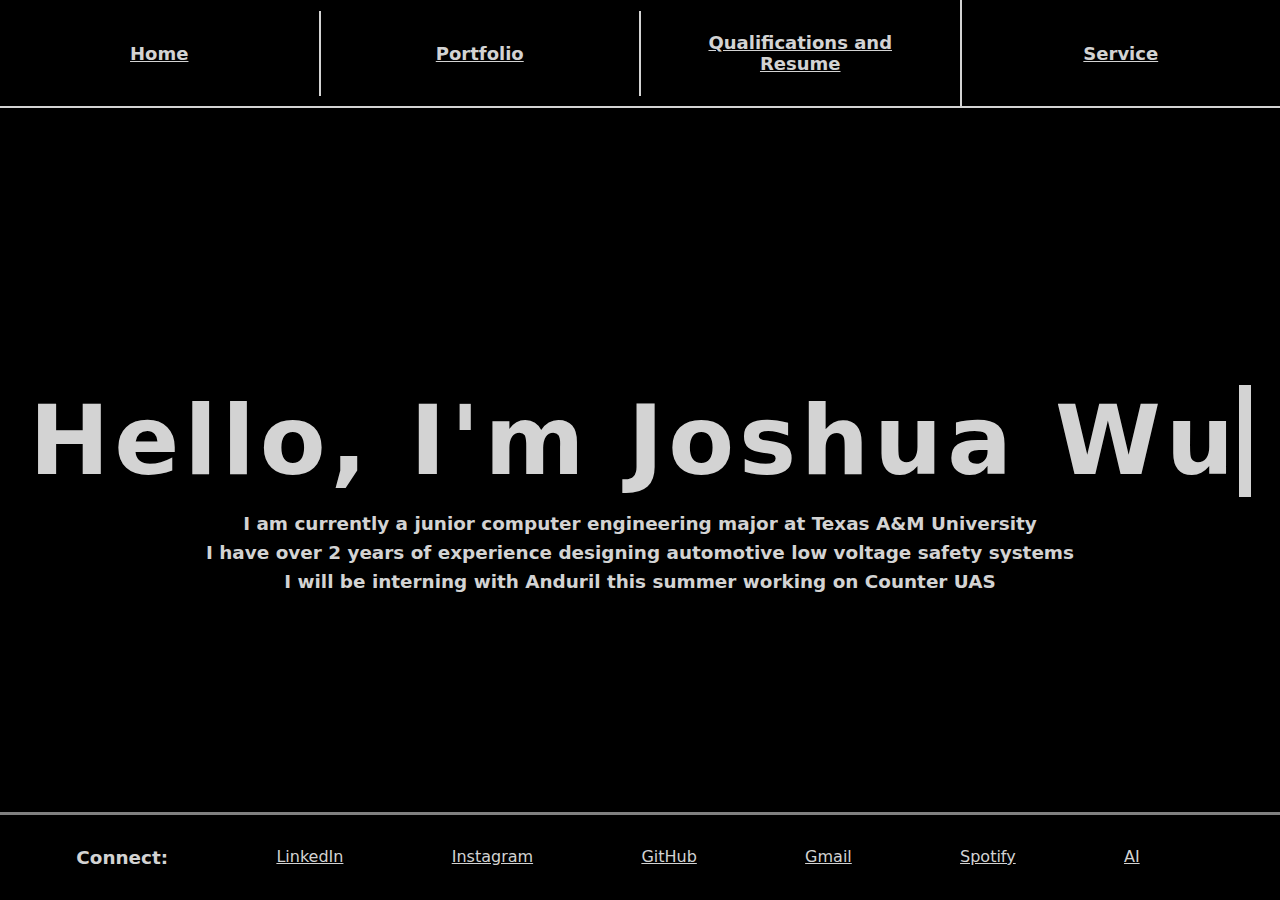
<file: Lab2-2/Index.html>
<!DOCTYPE html>
<html>
<head>
  <link rel="stylesheet" href="styles.css">
</head>
<body>
 
<div class="navbar-wrapper">
    <div class="navbar-item">
        <a href="index.html">Home</a>
    </div>
    <div class="navbar-item">
        <a href="portfolio.html">Portfolio</a>
    </div>
    <div class="navbar-item">
        <a href="resume.html">Qualifications and Resume</a>
    </div>
    <div class="navbar-item">
        <a href="service.html">Service</a>
    </div>
</div>

<!-- Howdy im joshua, yadayada -->
<div class="center-wrapper">
    <h1 class="typewriter"> <span>Hello, I'm Joshua Wu</span> </h1>
    <div>
        <h4 class="center-info-subtext">I am currently a junior computer engineering major at Texas A&M University</h4>
        <h4 class="center-info-subtext">I have over 2 years of experience designing automotive low voltage safety systems</h4>
        <h4 class="center-info-subtext">I will be interning with Anduril this summer working on Counter UAS</h4>
    </div>
</div>

<!-- Socials -->
<div class="bottom-social-wrapper">
    <h4>Connect: </h4>
    <a class="bottom-hyperlinks" href="https://www.instagram.com/joshuawwu/">LinkedIn</a>
    <a class="bottom-hyperlinks" href="https://www.linkedin.com/in/joshuawwu/">Instagram</a>
    <a class="bottom-hyperlinks" href="https://github.com/joshuawwu">GitHub</a>
    <a class="bottom-hyperlinks" href="mailto:joshuawu158@gmail.com">Gmail</a>
    <a class="bottom-hyperlinks" href="https://open.spotify.com/user/7yxfjkgwn5wn0ch1hruz3fcfo?si=7f4ca3391df24227">Spotify</a>
    <a class="bottom-hyperlinks" href="AI.html">AI</a>
</div>

</body>
</html>
</file>
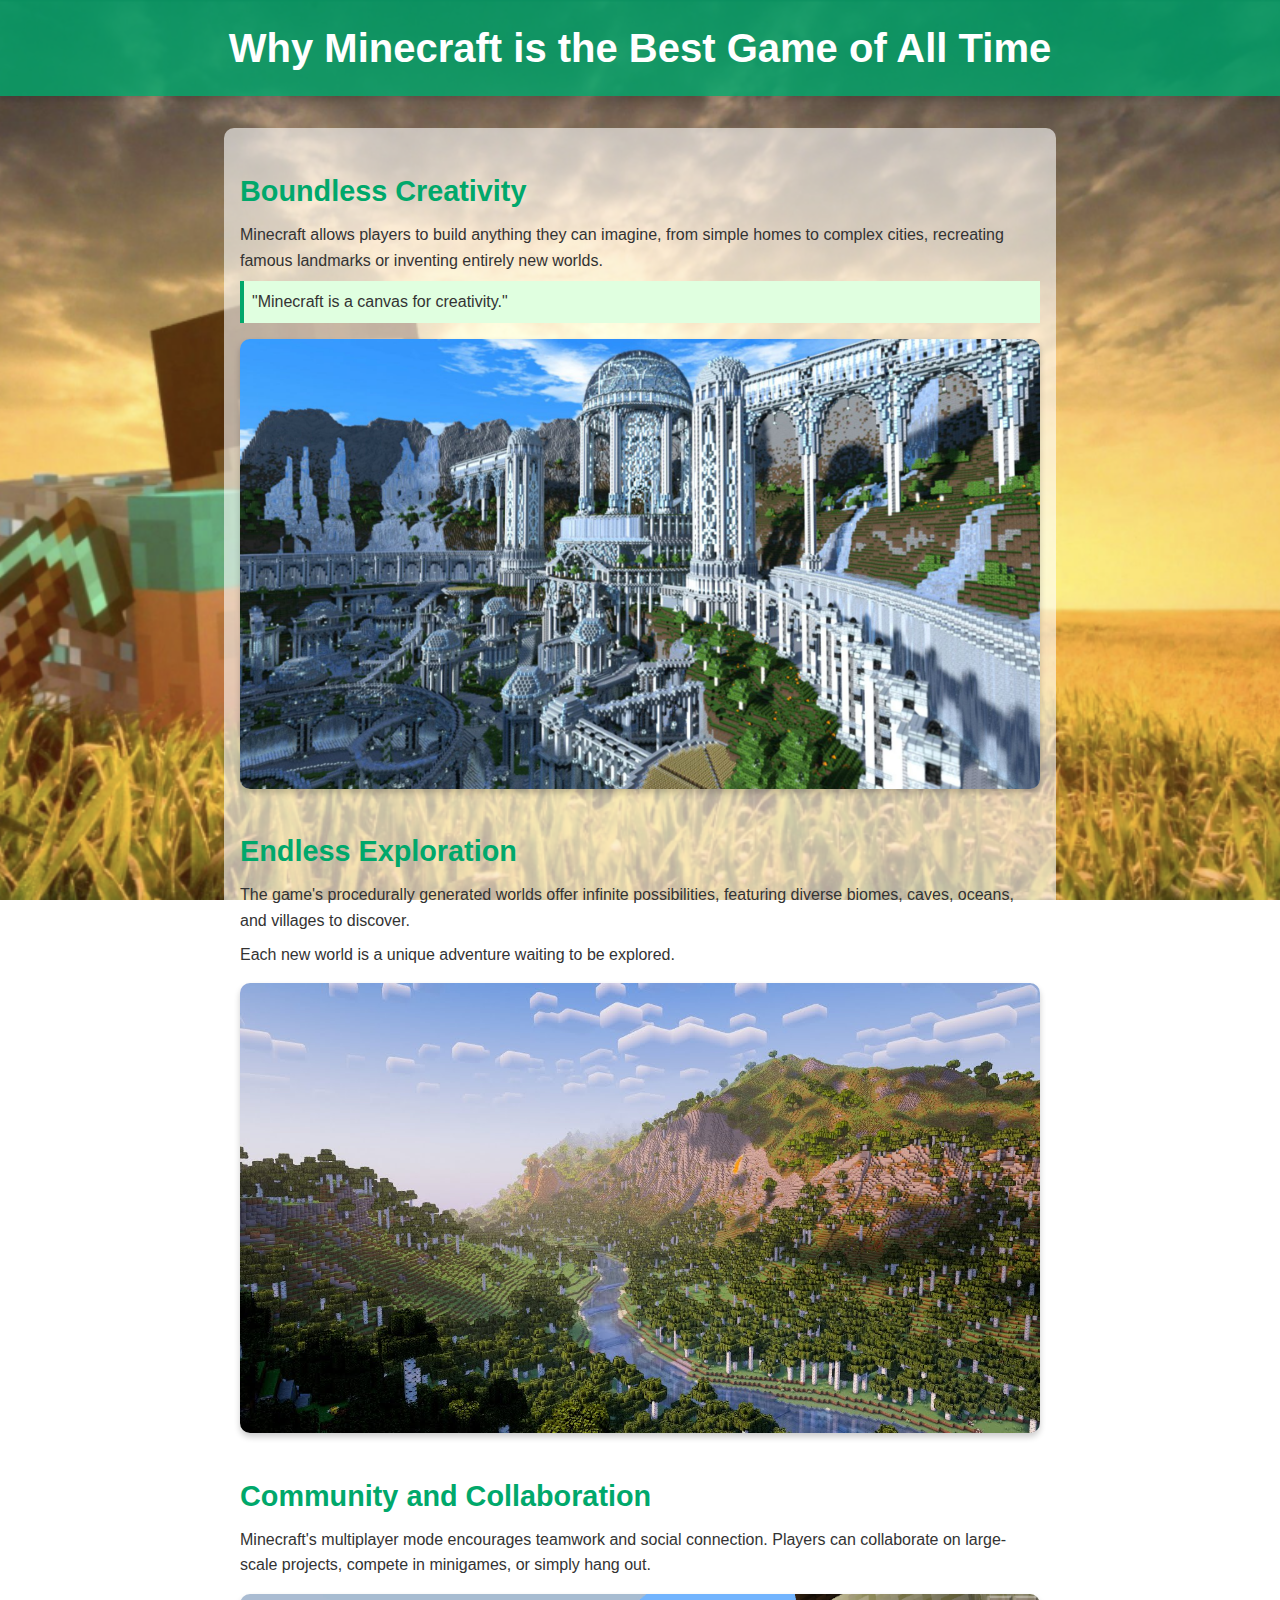
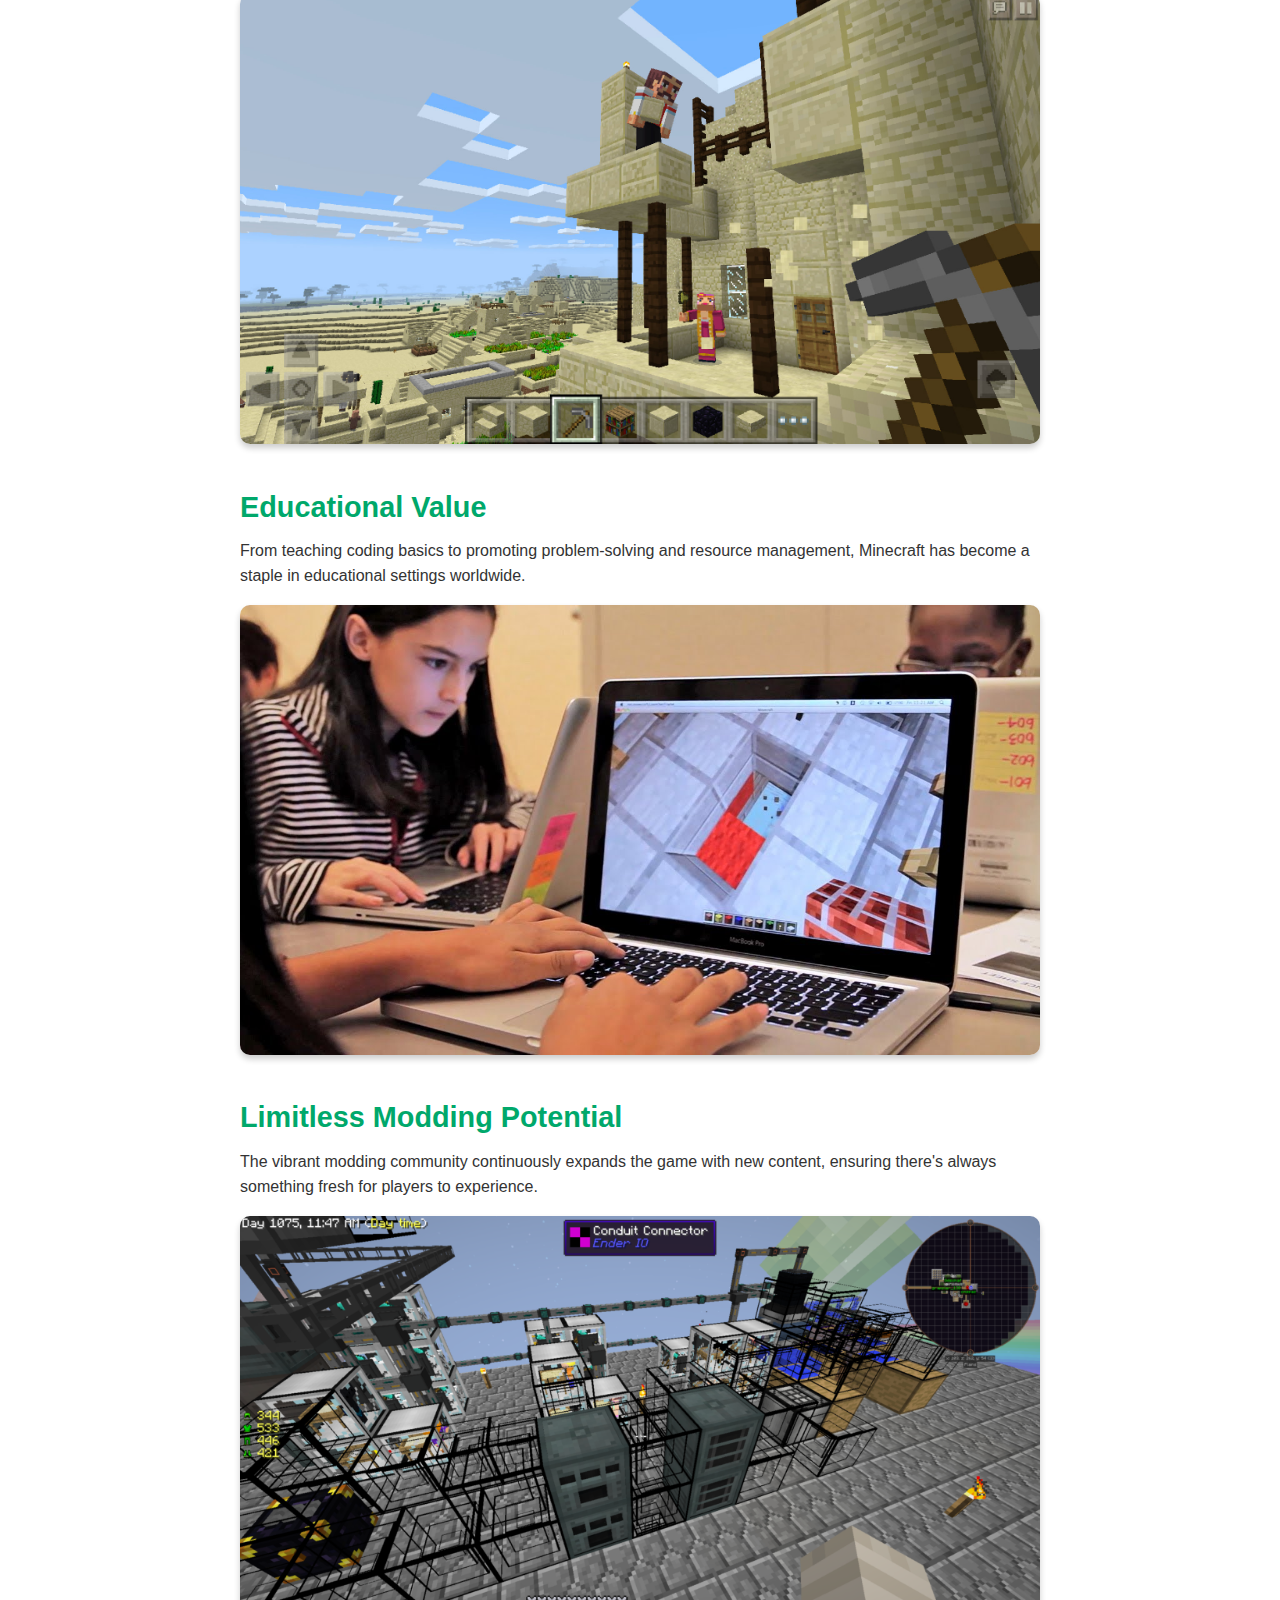
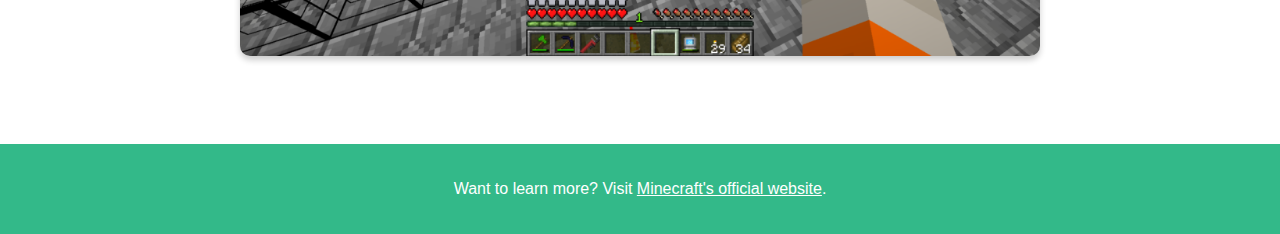
<file: Lab2-2/AI.html>
<!DOCTYPE html>
<html lang="en">
<head>
    <meta charset="UTF-8">
    <meta name="viewport" content="width=device-width, initial-scale=1.0">
    <title>Why Minecraft is the Best Game of All Time</title>
    <style>
        body {
            font-family: Arial, sans-serif;
            line-height: 1.6;
            margin: 0;
            padding: 0;
            background: url('background.png') no-repeat center center fixed;
            background-size: cover;
            color: #333;
        }

        header {
            background-color: rgba(0, 168, 107, 0.8);
            color: #fff;
            padding: 1rem 0;
            text-align: center;
            box-shadow: 0 4px 6px rgba(0, 0, 0, 0.1);
        }

        header h1 {
            margin: 0;
            font-size: 2.5rem;
        }

        .container {
            max-width: 800px;
            margin: 2rem auto;
            padding: 1rem;
            background-color: rgba(255, 255, 255, 0.6);
            border-radius: 10px;
        }

        .section {
            margin-bottom: 2rem;
        }

        .section h2 {
            color: #00a86b;
            font-size: 1.8rem;
            margin-bottom: 0.5rem;
        }

        .section p {
            margin: 0.5rem 0;
        }

        .highlight {
            background-color: #e0ffe0;
            padding: 0.5rem;
            border-left: 4px solid #00a86b;
        }

        .image-wrapper {
            text-align: center;
            margin: 1rem 0;
        }

        .image-wrapper img {
            max-width: 100%;
            height: auto;
            border-radius: 10px;
            box-shadow: 0 4px 6px rgba(0, 0, 0, 0.2);
        }

        footer {
            text-align: center;
            padding: 1rem 0;
            background-color: rgba(0, 168, 107, 0.8);
            color: #fff;
        }

        footer a {
            color: #fff;
            text-decoration: underline;
        }

        footer a:hover {
            color: #f0f8ff;
        }
    </style>
</head>
<body>
    <header>
        <h1>Why Minecraft is the Best Game of All Time</h1>
    </header>

    <div class="container">
        <div class="section">
            <h2>Boundless Creativity</h2>
            <p>Minecraft allows players to build anything they can imagine, from simple homes to complex cities, recreating famous landmarks or inventing entirely new worlds.</p>
            <p class="highlight">"Minecraft is a canvas for creativity."</p>
            <div class="image-wrapper">
                <img src="creativity.jpg" alt="A stunning Minecraft city build">
            </div>
        </div>

        <div class="section">
            <h2>Endless Exploration</h2>
            <p>The game's procedurally generated worlds offer infinite possibilities, featuring diverse biomes, caves, oceans, and villages to discover.</p>
            <p>Each new world is a unique adventure waiting to be explored.</p>
            <div class="image-wrapper">
                <img src="exploration.jpg" alt="A beautiful Minecraft landscape">
            </div>
        </div>

        <div class="section">
            <h2>Community and Collaboration</h2>
            <p>Minecraft's multiplayer mode encourages teamwork and social connection. Players can collaborate on large-scale projects, compete in minigames, or simply hang out.</p>
            <div class="image-wrapper">
                <img src="community.jpg" alt="Players working together on a Minecraft project">
            </div>
        </div>

        <div class="section">
            <h2>Educational Value</h2>
            <p>From teaching coding basics to promoting problem-solving and resource management, Minecraft has become a staple in educational settings worldwide.</p>
            <div class="image-wrapper">
                <img src="education.jpg" alt="Minecraft being used in an educational setting">
            </div>
        </div>

        <div class="section">
            <h2>Limitless Modding Potential</h2>
            <p>The vibrant modding community continuously expands the game with new content, ensuring there's always something fresh for players to experience.</p>
            <div class="image-wrapper">
                <img src="modding.png" alt="A Minecraft mod showcasing new features">
            </div>
        </div>
    </div>

    <footer>
        <p>Want to learn more? Visit <a href="https://www.minecraft.net">Minecraft's official website</a>.</p>
    </footer>
</body>
</html>
</file>
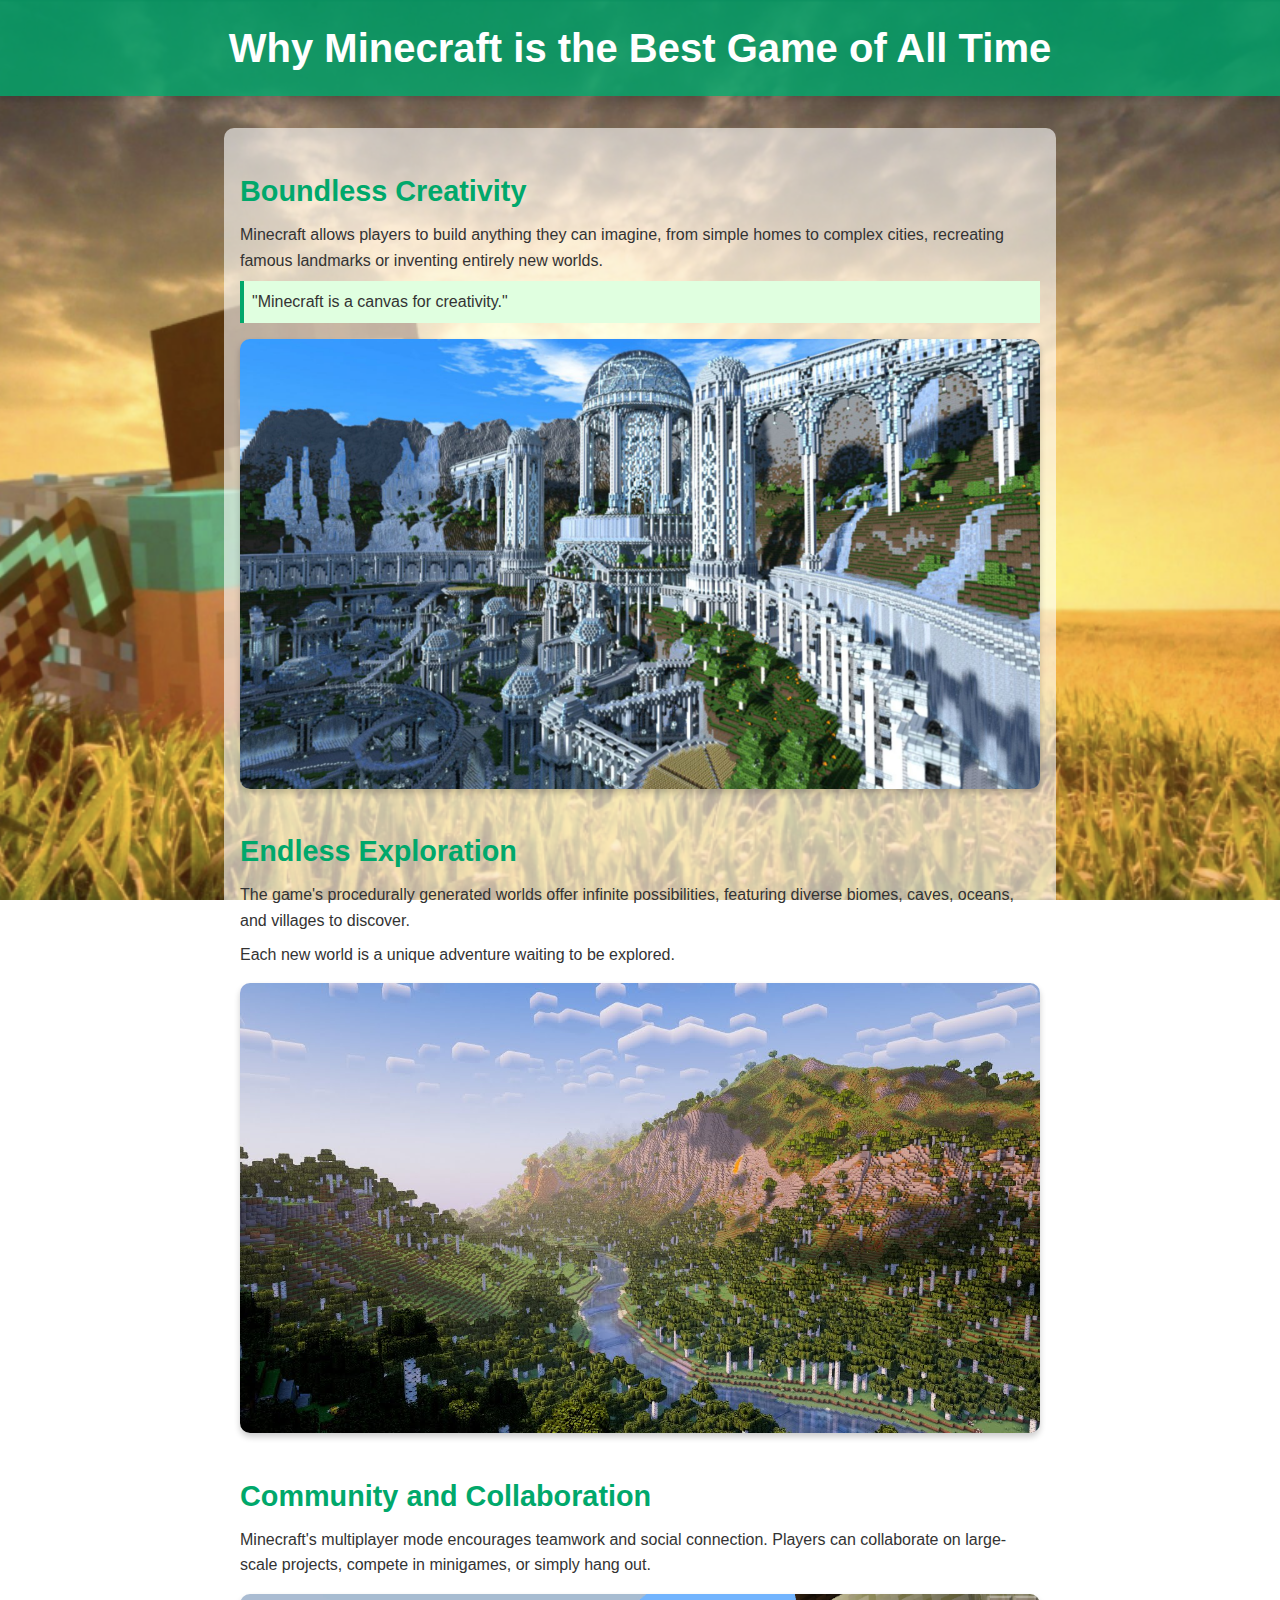
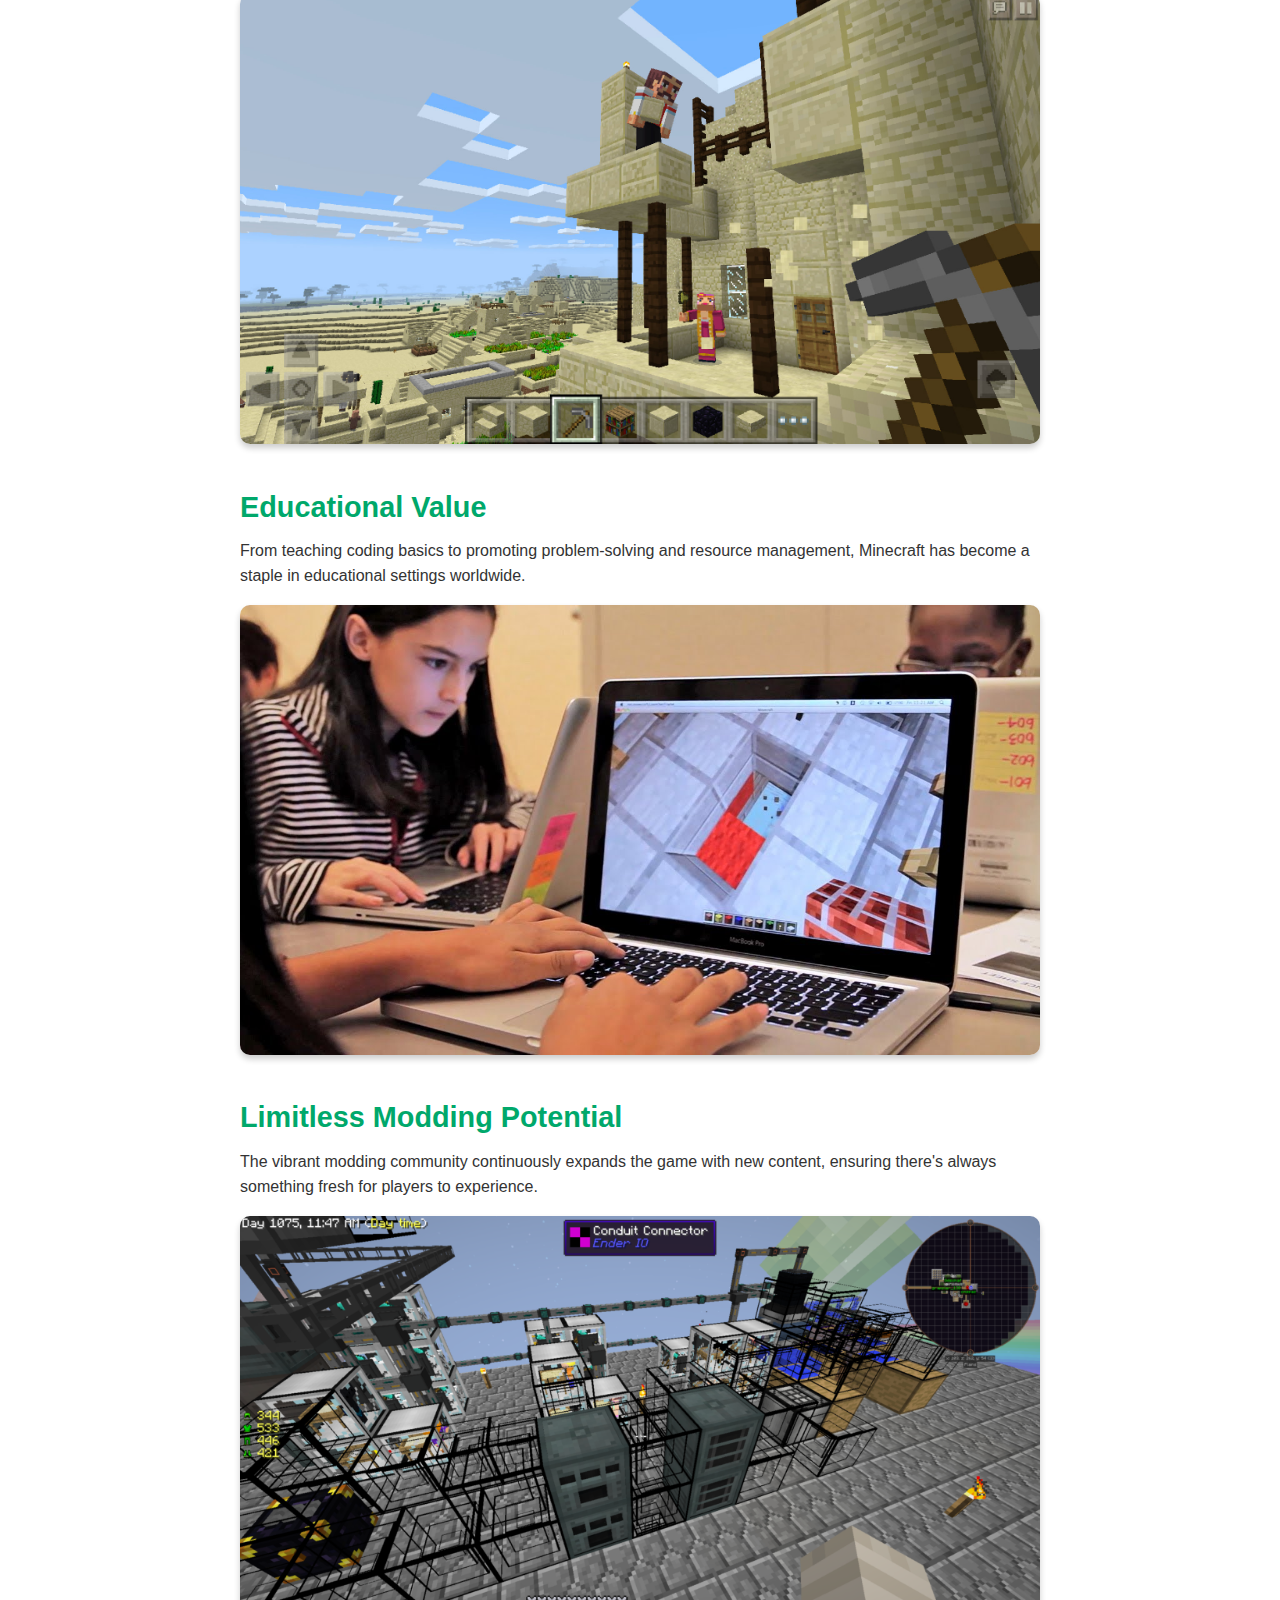
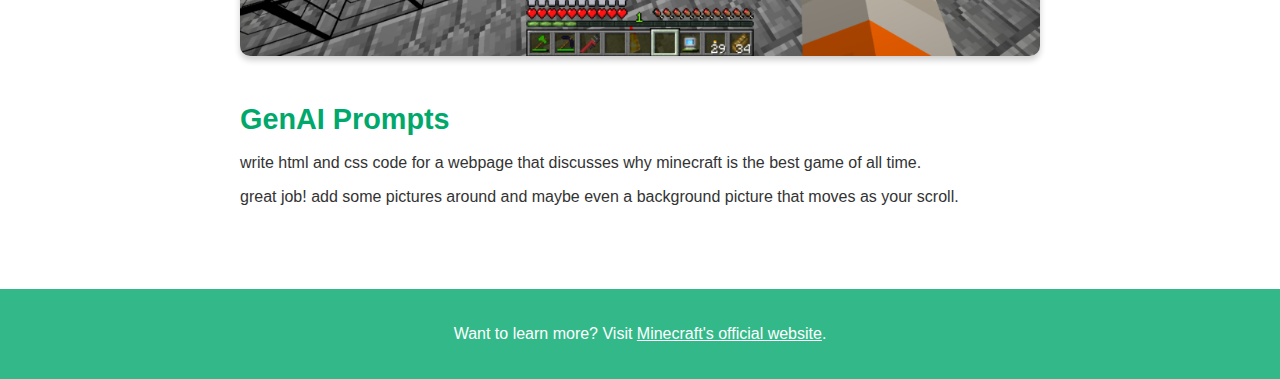
<file: Lab2-2/genai.html>
<!DOCTYPE html>
<html lang="en">
<head>
    <meta charset="UTF-8">
    <meta name="viewport" content="width=device-width, initial-scale=1.0">
    <title>Why Minecraft is the Best Game of All Time</title>
    <style>
        body {
            font-family: Arial, sans-serif;
            line-height: 1.6;
            margin: 0;
            padding: 0;
            background: url('background.png') no-repeat center center fixed;
            background-size: cover;
            color: #333;
        }

        header {
            background-color: rgba(0, 168, 107, 0.8);
            color: #fff;
            padding: 1rem 0;
            text-align: center;
            box-shadow: 0 4px 6px rgba(0, 0, 0, 0.1);
        }

        header h1 {
            margin: 0;
            font-size: 2.5rem;
        }

        .container {
            max-width: 800px;
            margin: 2rem auto;
            padding: 1rem;
            background-color: rgba(255, 255, 255, 0.6);
            border-radius: 10px;
        }

        .section {
            margin-bottom: 2rem;
        }

        .section h2 {
            color: #00a86b;
            font-size: 1.8rem;
            margin-bottom: 0.5rem;
        }

        .section p {
            margin: 0.5rem 0;
        }

        .highlight {
            background-color: #e0ffe0;
            padding: 0.5rem;
            border-left: 4px solid #00a86b;
        }

        .image-wrapper {
            text-align: center;
            margin: 1rem 0;
        }

        .image-wrapper img {
            max-width: 100%;
            height: auto;
            border-radius: 10px;
            box-shadow: 0 4px 6px rgba(0, 0, 0, 0.2);
        }

        footer {
            text-align: center;
            padding: 1rem 0;
            background-color: rgba(0, 168, 107, 0.8);
            color: #fff;
        }

        footer a {
            color: #fff;
            text-decoration: underline;
        }

        footer a:hover {
            color: #f0f8ff;
        }
    </style>
</head>
<body>
    <header>
        <h1>Why Minecraft is the Best Game of All Time</h1>
    </header>

    <div class="container">
        <div class="section">
            <h2>Boundless Creativity</h2>
            <p>Minecraft allows players to build anything they can imagine, from simple homes to complex cities, recreating famous landmarks or inventing entirely new worlds.</p>
            <p class="highlight">"Minecraft is a canvas for creativity."</p>
            <div class="image-wrapper">
                <img src="creativity.jpg" alt="A stunning Minecraft city build">
            </div>
        </div>

        <div class="section">
            <h2>Endless Exploration</h2>
            <p>The game's procedurally generated worlds offer infinite possibilities, featuring diverse biomes, caves, oceans, and villages to discover.</p>
            <p>Each new world is a unique adventure waiting to be explored.</p>
            <div class="image-wrapper">
                <img src="exploration.jpg" alt="A beautiful Minecraft landscape">
            </div>
        </div>

        <div class="section">
            <h2>Community and Collaboration</h2>
            <p>Minecraft's multiplayer mode encourages teamwork and social connection. Players can collaborate on large-scale projects, compete in minigames, or simply hang out.</p>
            <div class="image-wrapper">
                <img src="community.jpg" alt="Players working together on a Minecraft project">
            </div>
        </div>

        <div class="section">
            <h2>Educational Value</h2>
            <p>From teaching coding basics to promoting problem-solving and resource management, Minecraft has become a staple in educational settings worldwide.</p>
            <div class="image-wrapper">
                <img src="education.jpg" alt="Minecraft being used in an educational setting">
            </div>
        </div>

        <div class="section">
            <h2>Limitless Modding Potential</h2>
            <p>The vibrant modding community continuously expands the game with new content, ensuring there's always something fresh for players to experience.</p>
            <div class="image-wrapper">
                <img src="modding.png" alt="A Minecraft mod showcasing new features">
            </div>
        </div>

        <div class="section">
            <h2>GenAI Prompts</h2>
            <p>write html and css code for a webpage that discusses why minecraft is the best game of all time.</p>
            <p>great job! add some pictures around and maybe even a background picture that moves as your scroll.</p>
            
        </div>
    </div>

    <footer>
        <p>Want to learn more? Visit <a href="https://www.minecraft.net">Minecraft's official website</a>.</p>
    </footer>
</body>
</html>
</file>
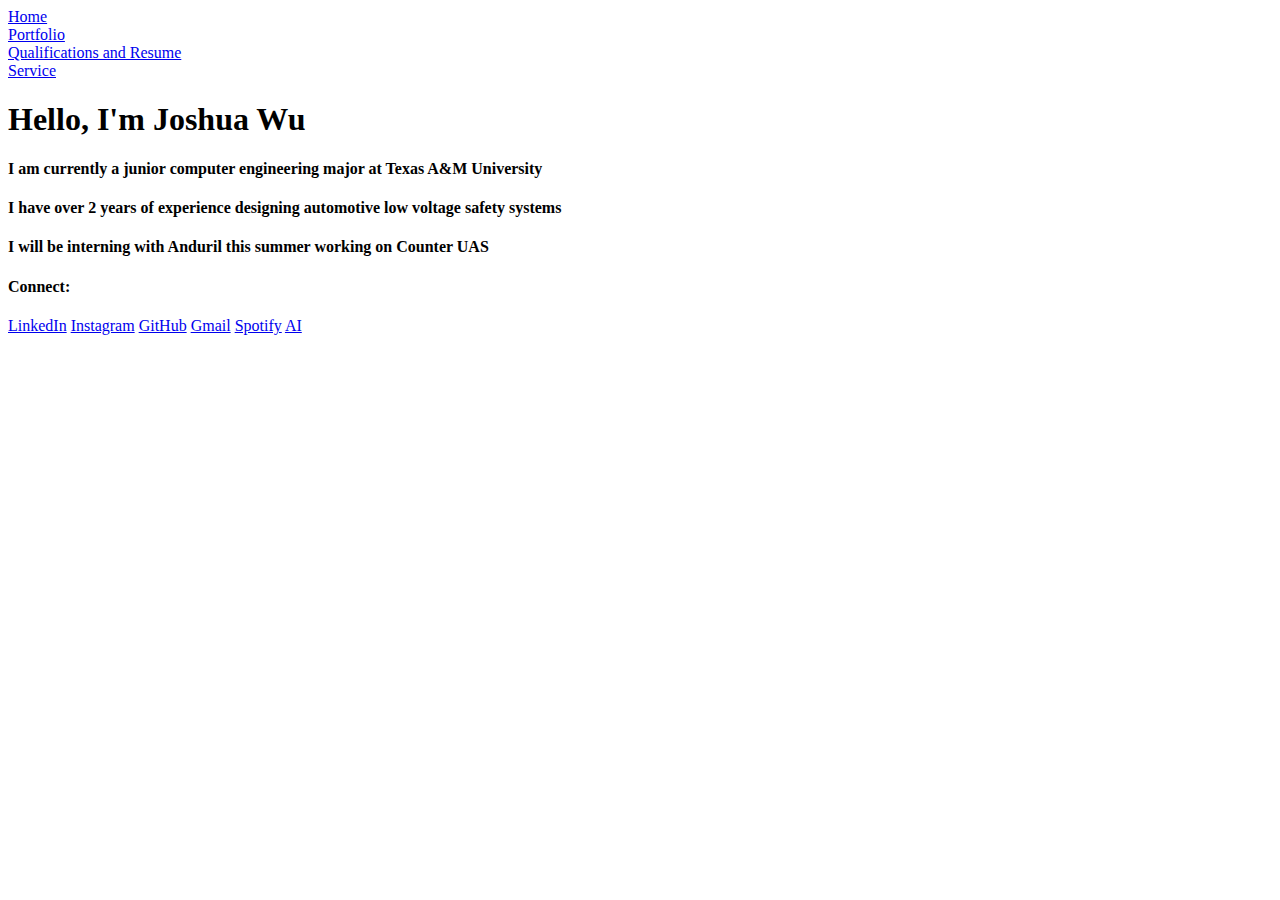
<file: Lab2-2/index_HTML.html>
<!DOCTYPE html>
<html>
<head>
</head>
<body>
 
<div class="navbar-wrapper">
    <div class="navbar-item">
        <a href="index_HTML.html">Home</a>
    </div>
    <div class="navbar-item">
        <a href="portfolio_HTML.html">Portfolio</a>
    </div>
    <div class="navbar-item">
        <a href="qualifications_HTML.html">Qualifications and Resume</a>
    </div>
    <div class="navbar-item">
        <a href="service_HTML.html">Service</a>
    </div>
</div>

<!-- Howdy im joshua, yadayada -->
<div class="center-wrapper">
    <h1 class="typewriter"> <span>Hello, I'm Joshua Wu</span> </h1>
    <div>
        <h4 class="center-info-subtext">I am currently a junior computer engineering major at Texas A&M University</h4>
        <h4 class="center-info-subtext">I have over 2 years of experience designing automotive low voltage safety systems</h4>
        <h4 class="center-info-subtext">I will be interning with Anduril this summer working on Counter UAS</h4>
    </div>
</div>

<!-- Socials -->
<div class="bottom-social-wrapper">
    <h4>Connect: </h4>
    <a class="bottom-hyperlinks" href="https://www.instagram.com/joshuawwu/">LinkedIn</a>
    <a class="bottom-hyperlinks" href="https://www.linkedin.com/in/joshuawwu/">Instagram</a>
    <a class="bottom-hyperlinks" href="https://github.com/joshuawwu">GitHub</a>
    <a class="bottom-hyperlinks" href="mailto:joshuawu158@gmail.com">Gmail</a>
    <a class="bottom-hyperlinks" href="https://open.spotify.com/user/7yxfjkgwn5wn0ch1hruz3fcfo?si=7f4ca3391df24227">Spotify</a>
    <a class="bottom-hyperlinks" href="genai.html">AI</a>
</div>

</body>
</html>
</file>
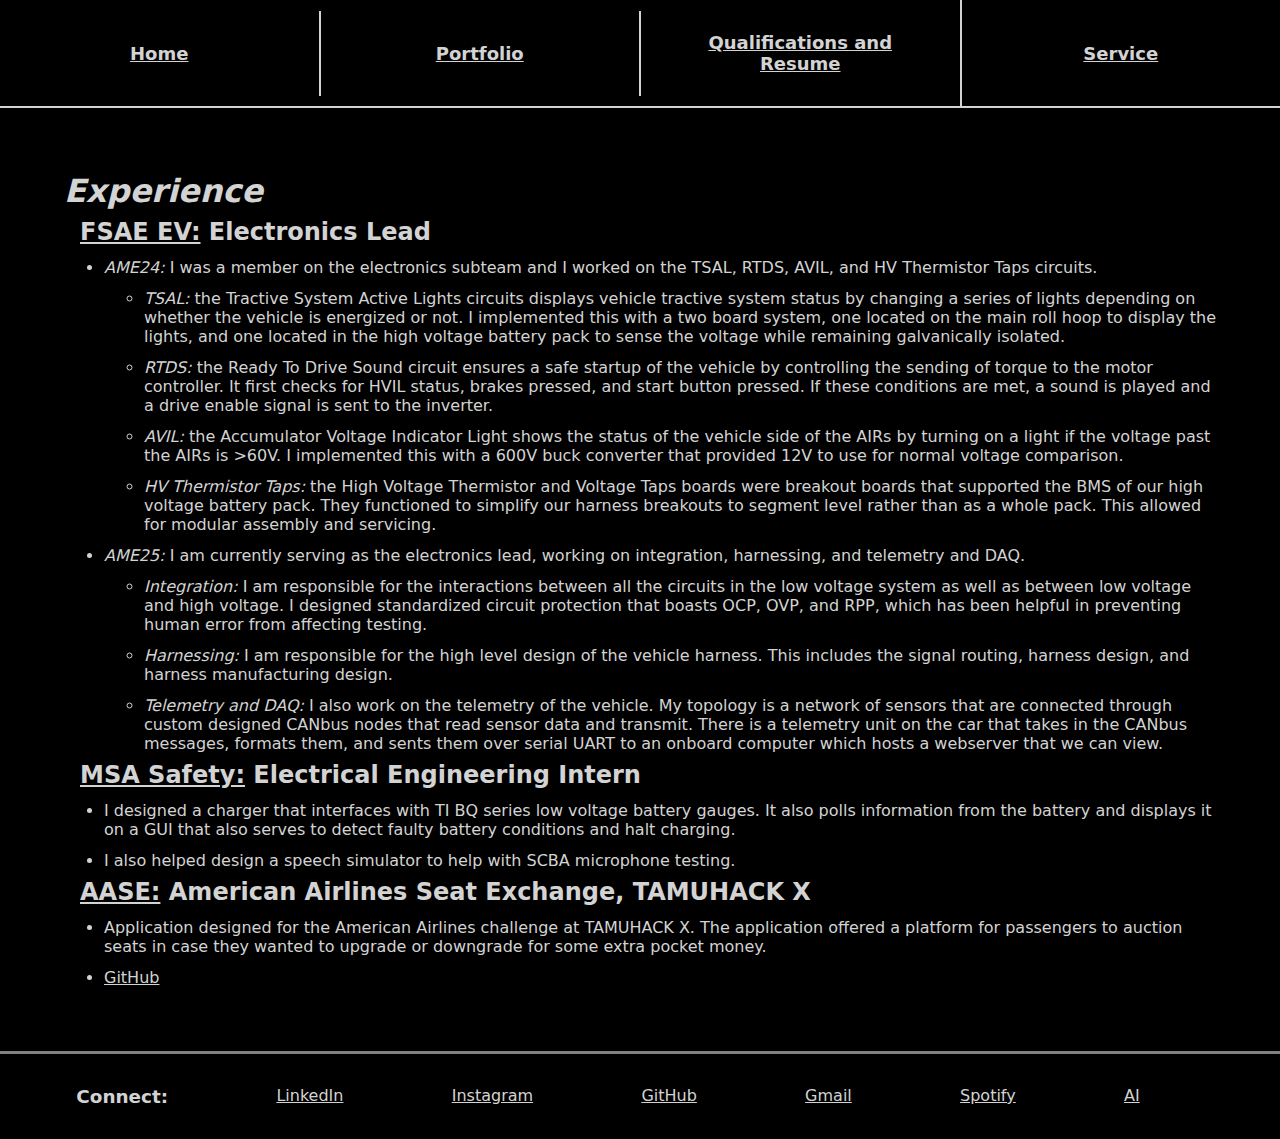
<file: Lab2-2/portfolio.html>
<!DOCTYPE html>
<html>
<head>
  <link rel="stylesheet" href="styles.css">
</head>
<body>

<div class="navbar-wrapper">
    <div class="navbar-item">
        <a href="index.html">Home</a>
    </div>
    <div class="navbar-item">
        <a href="portfolio.html">Portfolio</a>
    </div>
    <div class="navbar-item">
        <a href="resume.html">Qualifications and Resume</a>
    </div>
    <div class="navbar-item">
        <a href="service.html">Service</a>
    </div>
</div>


<div class="left-wrapper">
    <div class="list-group">
        <h2 class="list-group-heading">Experience</h2>
        <h3 class="list-group-subheading"><a href="https://www.tamuformulaelectric.com" target="_blank">FSAE EV:</a> Electronics Lead</h3>        
        <ul class="list-group-bullet"> <!-- need to use .child -->
            <li><span class="pdesc">AME24:</span> I was a member on the electronics subteam and I worked on the TSAL, RTDS, AVIL, and HV Thermistor Taps circuits.</li>
            <ul class="list-group-bullet">
                <li><span class="pdesc">TSAL:</span> the Tractive System Active Lights circuits displays vehicle tractive system status by changing a series of lights depending on whether the vehicle is energized or not. I implemented this with a two board system, one located on the main roll hoop to display the lights, and one located in the high voltage battery pack to sense the voltage while remaining galvanically isolated. </li>
                <li><span class="pdesc">RTDS:</span> the Ready To Drive Sound circuit ensures a safe startup of the vehicle by controlling the sending of torque to the motor controller. It first checks for HVIL status, brakes pressed, and start button pressed. If these conditions are met, a sound is played and a drive enable signal is sent to the inverter.</li>
                <li><span class="pdesc">AVIL:</span> the Accumulator Voltage Indicator Light shows the status of the vehicle side of the AIRs by turning on a light if the voltage past the AIRs is >60V. I implemented this with a 600V buck converter that provided 12V to use for normal voltage comparison.</li>
                <li><span class="pdesc">HV Thermistor Taps:</span> the High Voltage Thermistor and Voltage Taps boards were breakout boards that supported the BMS of our high voltage battery pack. They functioned to simplify our harness breakouts to segment level rather than as a whole pack. This allowed for modular assembly and servicing.</li>
            </ul>
            <li><span class="pdesc">AME25:</span> I am currently serving as the electronics lead, working on integration, harnessing, and telemetry and DAQ.</li>
            <ul class="list-group-bullet">
                <li><span class="pdesc">Integration:</span> I am responsible for the interactions between all the circuits in the low voltage system as well as between low voltage and high voltage. I designed standardized circuit protection that boasts OCP, OVP, and RPP, which has been helpful in preventing human error from affecting testing. </li>
                <li><span class="pdesc">Harnessing:</span> I am responsible for the high level design of the vehicle harness. This includes the signal routing, harness design, and harness manufacturing design.</li>
                <li><span class="pdesc">Telemetry and DAQ:</span> I also work on the telemetry of the vehicle. My topology is a network of sensors that are connected through custom designed CANbus nodes that read sensor data and transmit. There is a telemetry unit on the car that takes in the CANbus messages, formats them, and sents them over serial UART to an onboard computer which hosts a webserver that we can view.</li>
            </ul>
        </ul>

        <h3 class="list-group-subheading"><a href="https://us.msasafety.com/" target="_blank">MSA Safety:</a> Electrical Engineering Intern</h3>
        <ul class="list-group-bullet"> <!-- need to use .child -->
            <li>I designed a charger that interfaces with TI BQ series low voltage battery gauges. It also polls information from the battery and displays it on a GUI that also serves to detect faulty battery conditions and halt charging.</li>
            <li>I also helped design a speech simulator to help with SCBA microphone testing.</li>
        </ul>

        <h3 class="list-group-subheading"><a href="https://devpost.com/software/aase" target="_blank">AASE:</a> American Airlines Seat Exchange, TAMUHACK X</h3>
        <ul class="list-group-bullet"> <!-- need to use .child -->
            <li>Application designed for the American Airlines challenge at TAMUHACK X. The application offered a platform for passengers to auction seats in case they wanted to upgrade or downgrade for some extra pocket money.</li>
            <li><a href="https://github.com/Raajheer1/tamuhack-x" target="_blank">GitHub</a></li>
        </ul>
    </div>
    
</div>



<!-- Socials -->
<div class="bottom-social-wrapper">
    <h4>Connect: </h4>
    <a class="bottom-hyperlinks" href="https://www.instagram.com/joshuawwu/">LinkedIn</a>
    <a class="bottom-hyperlinks" href="https://www.linkedin.com/in/joshuawwu/">Instagram</a>
    <a class="bottom-hyperlinks" href="https://github.com/joshuawwu">GitHub</a>
    <a class="bottom-hyperlinks" href="mailto:joshuawu158@gmail.com">Gmail</a>
    <a class="bottom-hyperlinks" href="https://open.spotify.com/user/7yxfjkgwn5wn0ch1hruz3fcfo?si=7f4ca3391df24227">Spotify</a>
    <a class="bottom-hyperlinks" href="AI.html">AI</a>
</div>

</body>
</html>
</file>
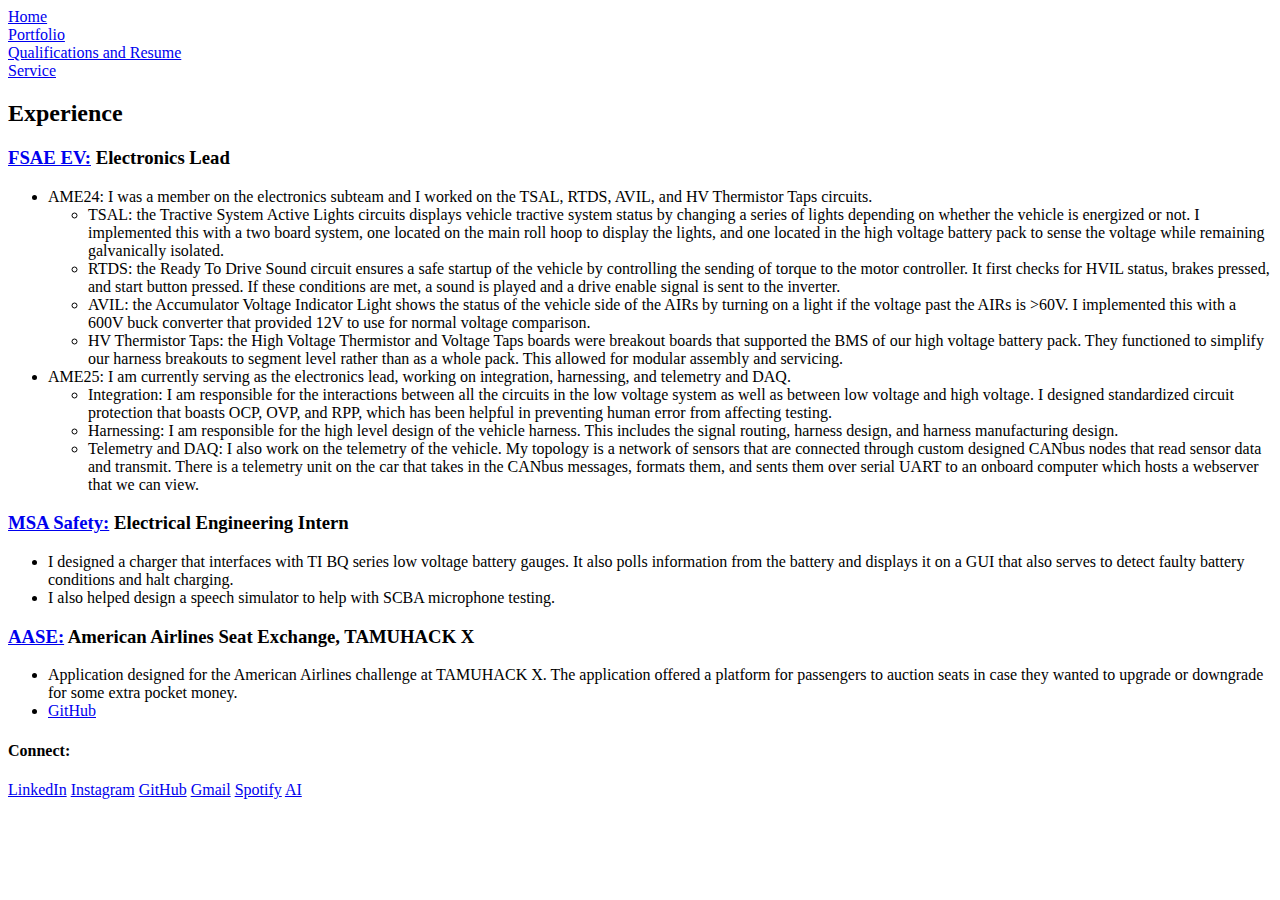
<file: Lab2-2/portfolio_HTML.html>
<!DOCTYPE html>
<html>
<head>
</head>
<body>

<div class="navbar-wrapper">
    <div class="navbar-item">
        <a href="index_HTML.html">Home</a>
    </div>
    <div class="navbar-item">
        <a href="portfolio_HTML.html">Portfolio</a>
    </div>
    <div class="navbar-item">
        <a href="qualifications_HTML.html">Qualifications and Resume</a>
    </div>
    <div class="navbar-item">
        <a href="service_HTML.html">Service</a>
    </div>
</div>


<div class="left-wrapper">
    <div class="list-group">
        <h2 class="list-group-heading">Experience</h2>
        <h3 class="list-group-subheading"><a href="https://www.tamuformulaelectric.com" target="_blank">FSAE EV:</a> Electronics Lead</h3>        
        <ul class="list-group-bullet"> <!-- need to use .child -->
            <li><span class="pdesc">AME24:</span> I was a member on the electronics subteam and I worked on the TSAL, RTDS, AVIL, and HV Thermistor Taps circuits.</li>
            <ul class="list-group-bullet">
                <li><span class="pdesc">TSAL:</span> the Tractive System Active Lights circuits displays vehicle tractive system status by changing a series of lights depending on whether the vehicle is energized or not. I implemented this with a two board system, one located on the main roll hoop to display the lights, and one located in the high voltage battery pack to sense the voltage while remaining galvanically isolated. </li>
                <li><span class="pdesc">RTDS:</span> the Ready To Drive Sound circuit ensures a safe startup of the vehicle by controlling the sending of torque to the motor controller. It first checks for HVIL status, brakes pressed, and start button pressed. If these conditions are met, a sound is played and a drive enable signal is sent to the inverter.</li>
                <li><span class="pdesc">AVIL:</span> the Accumulator Voltage Indicator Light shows the status of the vehicle side of the AIRs by turning on a light if the voltage past the AIRs is >60V. I implemented this with a 600V buck converter that provided 12V to use for normal voltage comparison.</li>
                <li><span class="pdesc">HV Thermistor Taps:</span> the High Voltage Thermistor and Voltage Taps boards were breakout boards that supported the BMS of our high voltage battery pack. They functioned to simplify our harness breakouts to segment level rather than as a whole pack. This allowed for modular assembly and servicing.</li>
            </ul>
            <li><span class="pdesc">AME25:</span> I am currently serving as the electronics lead, working on integration, harnessing, and telemetry and DAQ.</li>
            <ul class="list-group-bullet">
                <li><span class="pdesc">Integration:</span> I am responsible for the interactions between all the circuits in the low voltage system as well as between low voltage and high voltage. I designed standardized circuit protection that boasts OCP, OVP, and RPP, which has been helpful in preventing human error from affecting testing. </li>
                <li><span class="pdesc">Harnessing:</span> I am responsible for the high level design of the vehicle harness. This includes the signal routing, harness design, and harness manufacturing design.</li>
                <li><span class="pdesc">Telemetry and DAQ:</span> I also work on the telemetry of the vehicle. My topology is a network of sensors that are connected through custom designed CANbus nodes that read sensor data and transmit. There is a telemetry unit on the car that takes in the CANbus messages, formats them, and sents them over serial UART to an onboard computer which hosts a webserver that we can view.</li>
            </ul>
        </ul>

        <h3 class="list-group-subheading"><a href="https://us.msasafety.com/" target="_blank">MSA Safety:</a> Electrical Engineering Intern</h3>
        <ul class="list-group-bullet"> <!-- need to use .child -->
            <li>I designed a charger that interfaces with TI BQ series low voltage battery gauges. It also polls information from the battery and displays it on a GUI that also serves to detect faulty battery conditions and halt charging.</li>
            <li>I also helped design a speech simulator to help with SCBA microphone testing.</li>
        </ul>

        <h3 class="list-group-subheading"><a href="https://devpost.com/software/aase" target="_blank">AASE:</a> American Airlines Seat Exchange, TAMUHACK X</h3>
        <ul class="list-group-bullet"> <!-- need to use .child -->
            <li>Application designed for the American Airlines challenge at TAMUHACK X. The application offered a platform for passengers to auction seats in case they wanted to upgrade or downgrade for some extra pocket money.</li>
            <li><a href="https://github.com/Raajheer1/tamuhack-x" target="_blank">GitHub</a></li>
        </ul>
    </div>
    
</div>



<!-- Socials -->
<div class="bottom-social-wrapper">
    <h4>Connect: </h4>
    <a class="bottom-hyperlinks" href="https://www.instagram.com/joshuawwu/">LinkedIn</a>
    <a class="bottom-hyperlinks" href="https://www.linkedin.com/in/joshuawwu/">Instagram</a>
    <a class="bottom-hyperlinks" href="https://github.com/joshuawwu">GitHub</a>
    <a class="bottom-hyperlinks" href="mailto:joshuawu158@gmail.com">Gmail</a>
    <a class="bottom-hyperlinks" href="https://open.spotify.com/user/7yxfjkgwn5wn0ch1hruz3fcfo?si=7f4ca3391df24227">Spotify</a>
    <a class="bottom-hyperlinks" href="genai.html">AI</a>
</div>

</body>
</html>
</file>
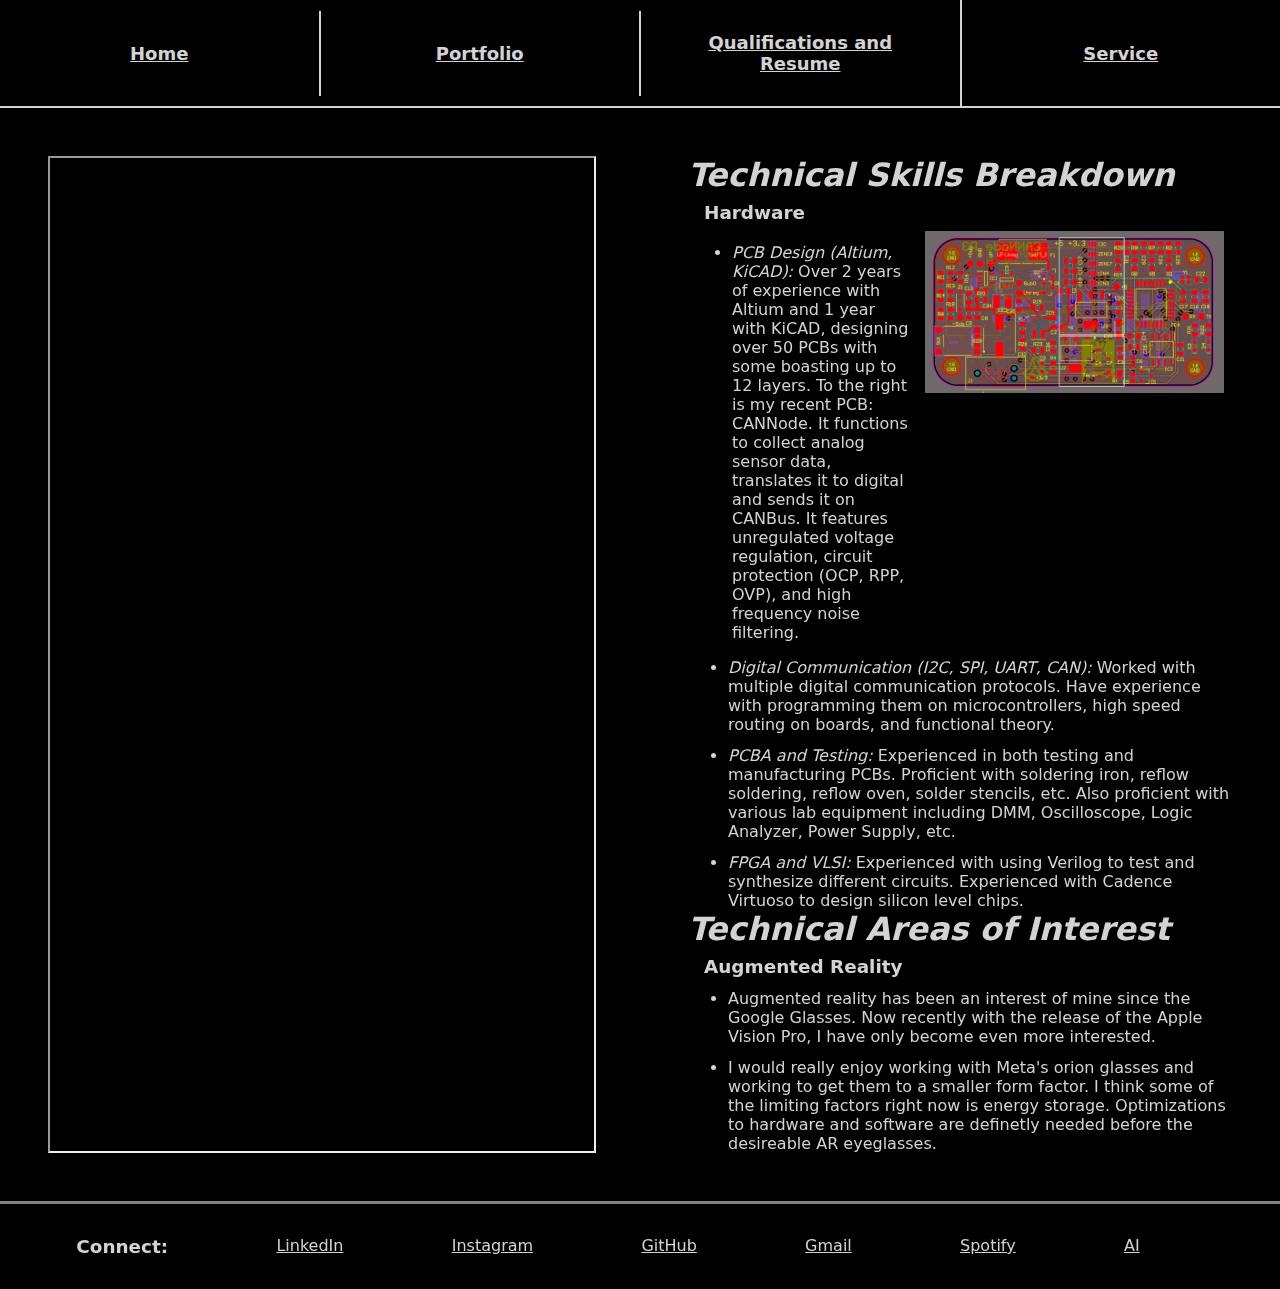
<file: Lab2-2/qualifications.html>
<!DOCTYPE html>
<html>
<head>
  <link rel="stylesheet" href="styles.css">
</head> 
<body>

<div class="navbar-wrapper">
    <div class="navbar-item">
        <a href="index.html">Home</a>
    </div>
    <div class="navbar-item">
        <a href="portfolio.html">Portfolio</a>
    </div>
    <div class="navbar-item">
        <a href="qualifications.html">Qualifications and Resume</a>
    </div>
    <div class="navbar-item">
        <a href="service.html">Service</a>
    </div>
</div>

<!-- Centered resume link, left skills categories and then skills, anything else underneath that -->
<div class="rowcenter">
    <div class="rowitem">
        <!-- <img src="Joshua_Wu_Resume_Fall24.jpg" class="resume"> -->
        <iframe src="https://drive.google.com/file/d/1hvEUPoak8MEVZn3fuu9F4o-wt__mdET_/preview" class="resume" allow="autoplay"></iframe>
        <!-- <h4 class="center"><a href="https://drive.google.com/file/d/1hvEUPoak8MEVZn3fuu9F4o-wt__mdET_/view?usp=sharing">PDF</a></h4> -->
    </div>
    <div class="rowitem">
        <h2 class="list-group-heading">Technical Skills Breakdown</h2>
        <h4 class="list-group-subheading">Hardware</h4>

        <div class="rowcenterS">
            <div class="rowitemS">
                <ul class="list-group-bullet"> 
                    <li><span class="pdesc">PCB Design (Altium, KiCAD):</span> Over 2 years of experience with Altium and 1 year with KiCAD, 
                        designing over 50 PCBs with some boasting up to 12 layers. To the right is my recent PCB: CANNode. It functions to 
                        collect analog sensor data, translates it to digital and sends it on CANBus. It features unregulated voltage regulation,
                        circuit protection (OCP, RPP, OVP), and high frequency noise filtering.
                    </li>
                </ul>
            </div>
            <div class="rowitemI">
                <img src="CANNode.png">
            </div>
        </div>
        
        <div>
            <ul class="list-group-bullet">
                <li><span class="pdesc">Digital Communication (I2C, SPI, UART, CAN):</span> Worked with multiple digital communication protocols. 
                    Have experience with programming them on microcontrollers, high speed routing on boards, and functional theory.  
                </li>
                <li><span class="pdesc">PCBA and Testing:</span> Experienced in both testing and manufacturing PCBs. Proficient with soldering iron, reflow soldering, reflow oven, solder stencils, etc. Also proficient with various lab equipment including DMM, Oscilloscope, Logic Analyzer, Power Supply, etc.</li>
                <li><span class="pdesc">FPGA and VLSI:</span> Experienced with using Verilog to test and synthesize different circuits. Experienced with Cadence Virtuoso to design silicon level chips.</li>
            </ul>
        </div>

        <h2 class="list-group-heading">Technical Areas of Interest</h2>
        <h4 class="list-group-subheading">Augmented Reality</h4>
        <div>
            <ul class="list-group-bullet">
                <li>Augmented reality has been an interest of mine since the Google Glasses. Now recently with the release of the Apple Vision Pro, I have only become even more interested.</li>
                <li>I would really enjoy working with Meta's orion glasses and working to get them to a smaller form factor. I think some of the limiting factors right now is energy storage. Optimizations to hardware and software are definetly needed before the desireable AR eyeglasses.</li>
            </ul>
        </div>
    </div>
</div>

<!-- Socials -->
<div class="bottom-social-wrapper">
    <h4>Connect: </h4>
    <a class="bottom-hyperlinks" href="https://www.instagram.com/joshuawwu/">LinkedIn</a>
    <a class="bottom-hyperlinks" href="https://www.linkedin.com/in/joshuawwu/">Instagram</a>
    <a class="bottom-hyperlinks" href="https://github.com/joshuawwu">GitHub</a>
    <a class="bottom-hyperlinks" href="mailto:joshuawu158@gmail.com">Gmail</a>
    <a class="bottom-hyperlinks" href="https://open.spotify.com/user/7yxfjkgwn5wn0ch1hruz3fcfo?si=7f4ca3391df24227">Spotify</a>
    <a class="bottom-hyperlinks" href="genai.html">AI</a>
</div>

</body>
</html>
</file>
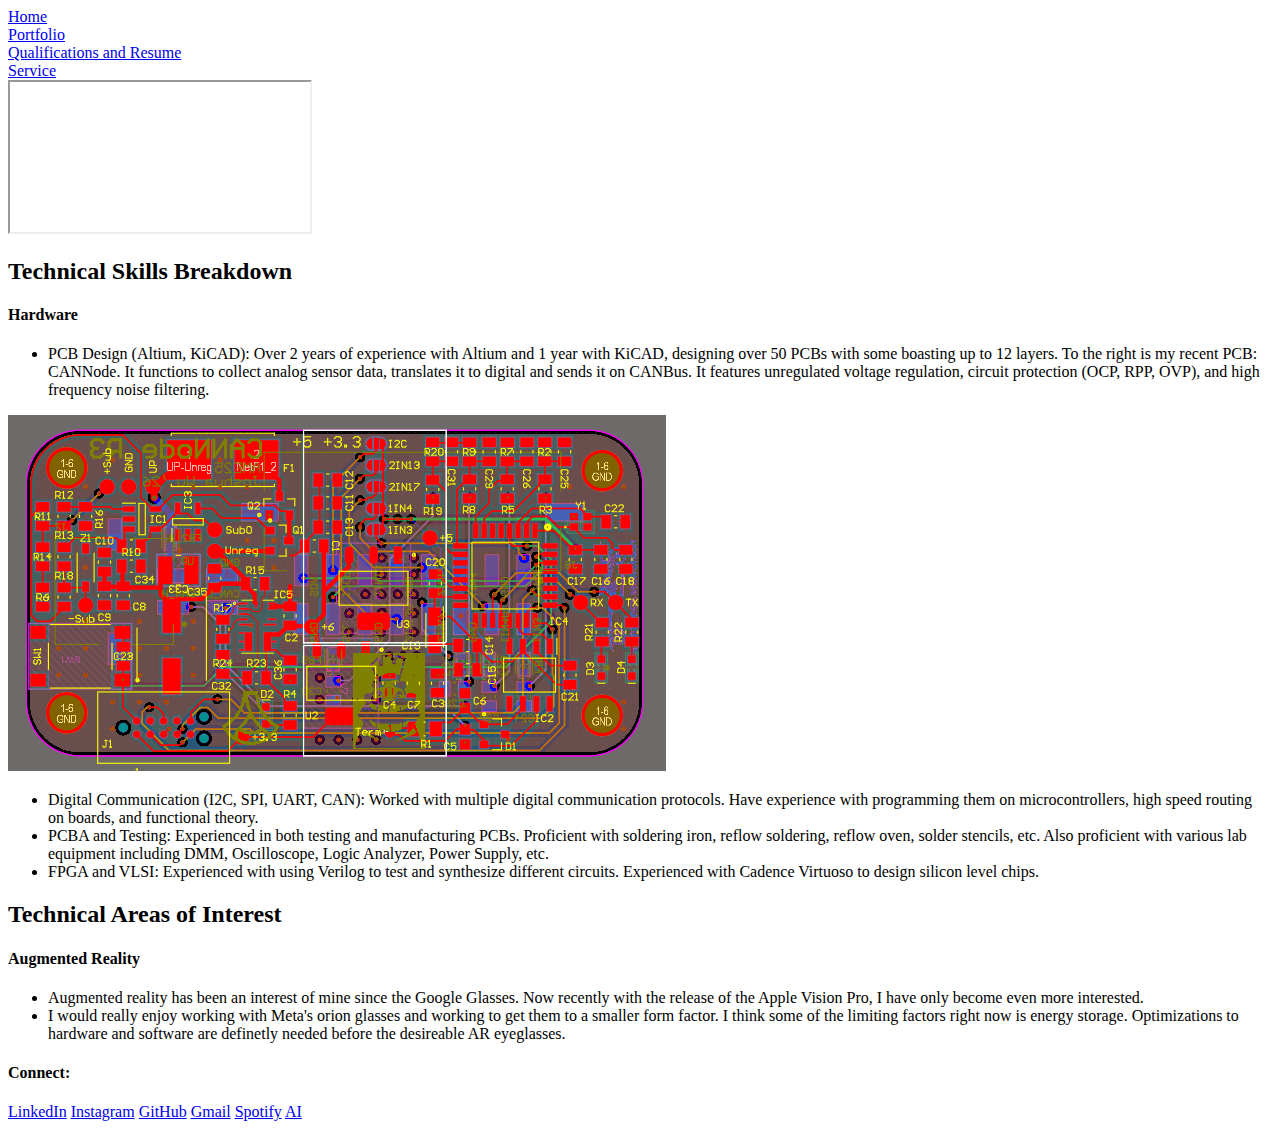
<file: Lab2-2/qualifications_HTML.html>
<!DOCTYPE html>
<html>
<head>
</head> 
<body>

<div class="navbar-wrapper">
    <div class="navbar-item">
        <a href="index_HTML.html">Home</a>
    </div>
    <div class="navbar-item">
        <a href="portfolio_HTML.html">Portfolio</a>
    </div>
    <div class="navbar-item">
        <a href="qualifications_HTML.html">Qualifications and Resume</a>
    </div>
    <div class="navbar-item">
        <a href="service_HTML.html">Service</a>
    </div>
</div>

<!-- Centered resume link, left skills categories and then skills, anything else underneath that -->
<div class="rowcenter">
    <div class="rowitem">
        <iframe src="https://drive.google.com/file/d/1hvEUPoak8MEVZn3fuu9F4o-wt__mdET_/preview" class="resume" allow="autoplay"></iframe>
    </div>
    <div class="rowitem">
        <h2 class="list-group-heading">Technical Skills Breakdown</h2>
        <h4 class="list-group-subheading">Hardware</h4>

        <div class="rowcenterS">
            <div class="rowitemS">
                <ul class="list-group-bullet"> 
                    <li><span class="pdesc">PCB Design (Altium, KiCAD):</span> Over 2 years of experience with Altium and 1 year with KiCAD, 
                        designing over 50 PCBs with some boasting up to 12 layers. To the right is my recent PCB: CANNode. It functions to 
                        collect analog sensor data, translates it to digital and sends it on CANBus. It features unregulated voltage regulation,
                        circuit protection (OCP, RPP, OVP), and high frequency noise filtering.
                    </li>
                </ul>
            </div>
            <div class="rowitemI">
                <img src="CANNode.png">
            </div>
        </div>
        
        <div>
            <ul class="list-group-bullet">
                <li><span class="pdesc">Digital Communication (I2C, SPI, UART, CAN):</span> Worked with multiple digital communication protocols. 
                    Have experience with programming them on microcontrollers, high speed routing on boards, and functional theory.  
                </li>
                <li><span class="pdesc">PCBA and Testing:</span> Experienced in both testing and manufacturing PCBs. Proficient with soldering iron, reflow soldering, reflow oven, solder stencils, etc. Also proficient with various lab equipment including DMM, Oscilloscope, Logic Analyzer, Power Supply, etc.</li>
                <li><span class="pdesc">FPGA and VLSI:</span> Experienced with using Verilog to test and synthesize different circuits. Experienced with Cadence Virtuoso to design silicon level chips.</li>
            </ul>
        </div>

        <h2 class="list-group-heading">Technical Areas of Interest</h2>
        <h4 class="list-group-subheading">Augmented Reality</h4>
        <div>
            <ul class="list-group-bullet">
                <li>Augmented reality has been an interest of mine since the Google Glasses. Now recently with the release of the Apple Vision Pro, I have only become even more interested.</li>
                <li>I would really enjoy working with Meta's orion glasses and working to get them to a smaller form factor. I think some of the limiting factors right now is energy storage. Optimizations to hardware and software are definetly needed before the desireable AR eyeglasses.</li>
            </ul>
        </div>
    </div>
</div>

<!-- Socials -->
<div class="bottom-social-wrapper">
    <h4>Connect: </h4>
    <a class="bottom-hyperlinks" href="https://www.instagram.com/joshuawwu/">LinkedIn</a>
    <a class="bottom-hyperlinks" href="https://www.linkedin.com/in/joshuawwu/">Instagram</a>
    <a class="bottom-hyperlinks" href="https://github.com/joshuawwu">GitHub</a>
    <a class="bottom-hyperlinks" href="mailto:joshuawu158@gmail.com">Gmail</a>
    <a class="bottom-hyperlinks" href="https://open.spotify.com/user/7yxfjkgwn5wn0ch1hruz3fcfo?si=7f4ca3391df24227">Spotify</a>
    <a class="bottom-hyperlinks" href="genai.html">AI</a>
</div>

</body>
</html>
</file>
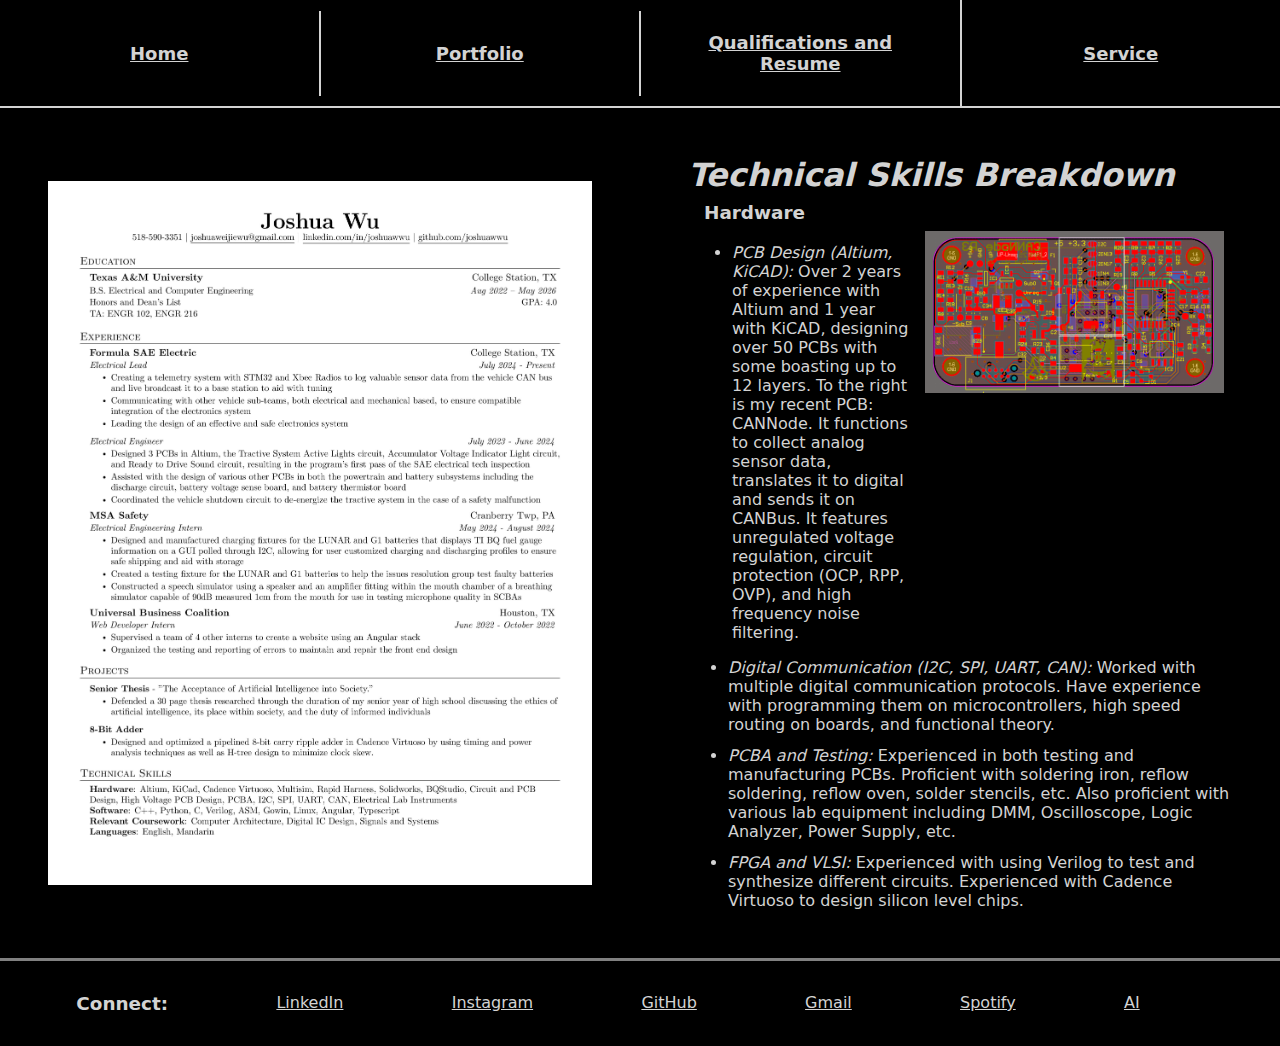
<file: Lab2-2/resume.html>
<!DOCTYPE html>
<html>
<head>
  <link rel="stylesheet" href="styles.css">
</head> 
<body>

<div class="navbar-wrapper">
    <div class="navbar-item">
        <a href="index.html">Home</a>
    </div>
    <div class="navbar-item">
        <a href="portfolio.html">Portfolio</a>
    </div>
    <div class="navbar-item">
        <a href="resume.html">Qualifications and Resume</a>
    </div>
    <div class="navbar-item">
        <a href="service.html">Service</a>
    </div>
</div>

<!-- Centered resume link, left skills categories and then skills, anything else underneath that -->
<div class="rowcenter">
    <div class="rowitem">
        <img src="Joshua_Wu_Resume_Fall24.jpg" class="resume">
    </div>
    <div class="rowitem">
        <h2 class="list-group-heading">Technical Skills Breakdown</h2>
        <h4 class="list-group-subheading">Hardware</h4>

        <div class="rowcenterS">
            <div class="rowitemS">
                <ul class="list-group-bullet"> 
                    <li><span class="pdesc">PCB Design (Altium, KiCAD):</span> Over 2 years of experience with Altium and 1 year with KiCAD, 
                        designing over 50 PCBs with some boasting up to 12 layers. To the right is my recent PCB: CANNode. It functions to 
                        collect analog sensor data, translates it to digital and sends it on CANBus. It features unregulated voltage regulation,
                        circuit protection (OCP, RPP, OVP), and high frequency noise filtering.
                    </li>
                </ul>
            </div>
            <div class="rowitemI">
                <img src="CANNode.png">
            </div>
        </div>
        
        <div>
            <ul class="list-group-bullet">
                <li><span class="pdesc">Digital Communication (I2C, SPI, UART, CAN):</span> Worked with multiple digital communication protocols. 
                    Have experience with programming them on microcontrollers, high speed routing on boards, and functional theory.  
                </li>
                <li><span class="pdesc">PCBA and Testing:</span> Experienced in both testing and manufacturing PCBs. Proficient with soldering iron, reflow soldering, reflow oven, solder stencils, etc. Also proficient with various lab equipment including DMM, Oscilloscope, Logic Analyzer, Power Supply, etc.</li>
                <li><span class="pdesc">FPGA and VLSI:</span> Experienced with using Verilog to test and synthesize different circuits. Experienced with Cadence Virtuoso to design silicon level chips.</li>
            </ul>
        </div>
    </div>
</div>

<!-- Socials -->
<div class="bottom-social-wrapper">
    <h4>Connect: </h4>
    <a class="bottom-hyperlinks" href="https://www.instagram.com/joshuawwu/">LinkedIn</a>
    <a class="bottom-hyperlinks" href="https://www.linkedin.com/in/joshuawwu/">Instagram</a>
    <a class="bottom-hyperlinks" href="https://github.com/joshuawwu">GitHub</a>
    <a class="bottom-hyperlinks" href="mailto:joshuawu158@gmail.com">Gmail</a>
    <a class="bottom-hyperlinks" href="https://open.spotify.com/user/7yxfjkgwn5wn0ch1hruz3fcfo?si=7f4ca3391df24227">Spotify</a>
    <a class="bottom-hyperlinks" href="AI.html">AI</a>
</div>

</body>
</html>
</file>
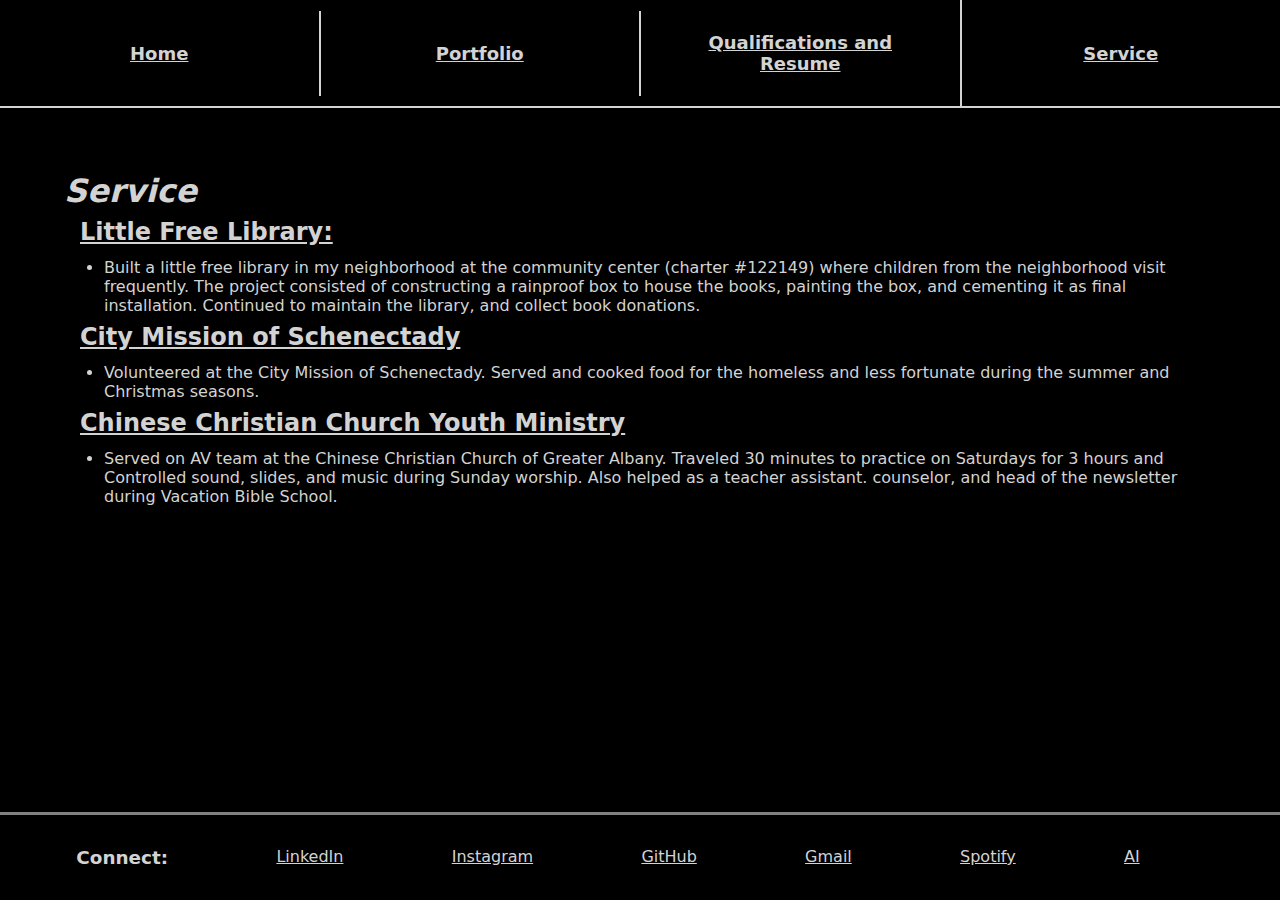
<file: Lab2-2/service.html>
<!DOCTYPE html>
<html>
<head>
  <link rel="stylesheet" href="styles.css">
</head>
<body>

<div class="navbar-wrapper">
    <div class="navbar-item">
        <a href="index.html">Home</a>
    </div>
    <div class="navbar-item">
        <a href="portfolio.html">Portfolio</a>
    </div>
    <div class="navbar-item">
        <a href="resume.html">Qualifications and Resume</a>
    </div>
    <div class="navbar-item">
        <a href="service.html">Service</a>
    </div>
</div>


<div class="left-wrapper">
    <div class="list-group">
        <h2 class="list-group-heading">Service</h2>
        <h3 class="list-group-subheading"><a href="https://www.tamuformulaelectric.com" target="_blank">Little Free Library:</a></h3>      
        <ul class="list-group-bullet"> <!-- need to use .child -->
            <li>Built a little free library in my neighborhood at the community center (charter #122149) where children from the neighborhood visit frequently. The project consisted of constructing a rainproof box to house the books, painting the box, and cementing it as final installation. Continued to maintain the library, and collect book donations. </li>
        </ul>

        <h3 class="list-group-subheading"><a href="https://us.msasafety.com/" target="_blank">City Mission of Schenectady</a></h3>
        <ul class="list-group-bullet"> <!-- need to use .child -->
            <li>Volunteered at the City Mission of Schenectady. Served and cooked food for the homeless and less fortunate during the summer and Christmas seasons.</li>
        </ul>

        <h3 class="list-group-subheading"><a href="https://devpost.com/software/aase" target="_blank">Chinese Christian Church Youth Ministry</a></h3>
        <ul class="list-group-bullet"> <!-- need to use .child -->
            <li>Served on AV team at the Chinese Christian Church of Greater Albany. Traveled 30 minutes to practice on Saturdays for 3 hours and Controlled sound, slides, and music during Sunday worship. Also helped as a teacher assistant. counselor, and head of the newsletter during Vacation Bible School.</li>
        </ul>
    </div>
    
</div>


<!-- Socials -->
<div class="bottom-social-wrapper">
    <h4>Connect: </h4>
    <a class="bottom-hyperlinks" href="https://www.instagram.com/joshuawwu/">LinkedIn</a>
    <a class="bottom-hyperlinks" href="https://www.linkedin.com/in/joshuawwu/">Instagram</a>
    <a class="bottom-hyperlinks" href="https://github.com/joshuawwu">GitHub</a>
    <a class="bottom-hyperlinks" href="mailto:joshuawu158@gmail.com">Gmail</a>
    <a class="bottom-hyperlinks" href="https://open.spotify.com/user/7yxfjkgwn5wn0ch1hruz3fcfo?si=7f4ca3391df24227">Spotify</a>
    <a class="bottom-hyperlinks" href="AI.html">AI</a>
</div>

</body>
</html>
</file>
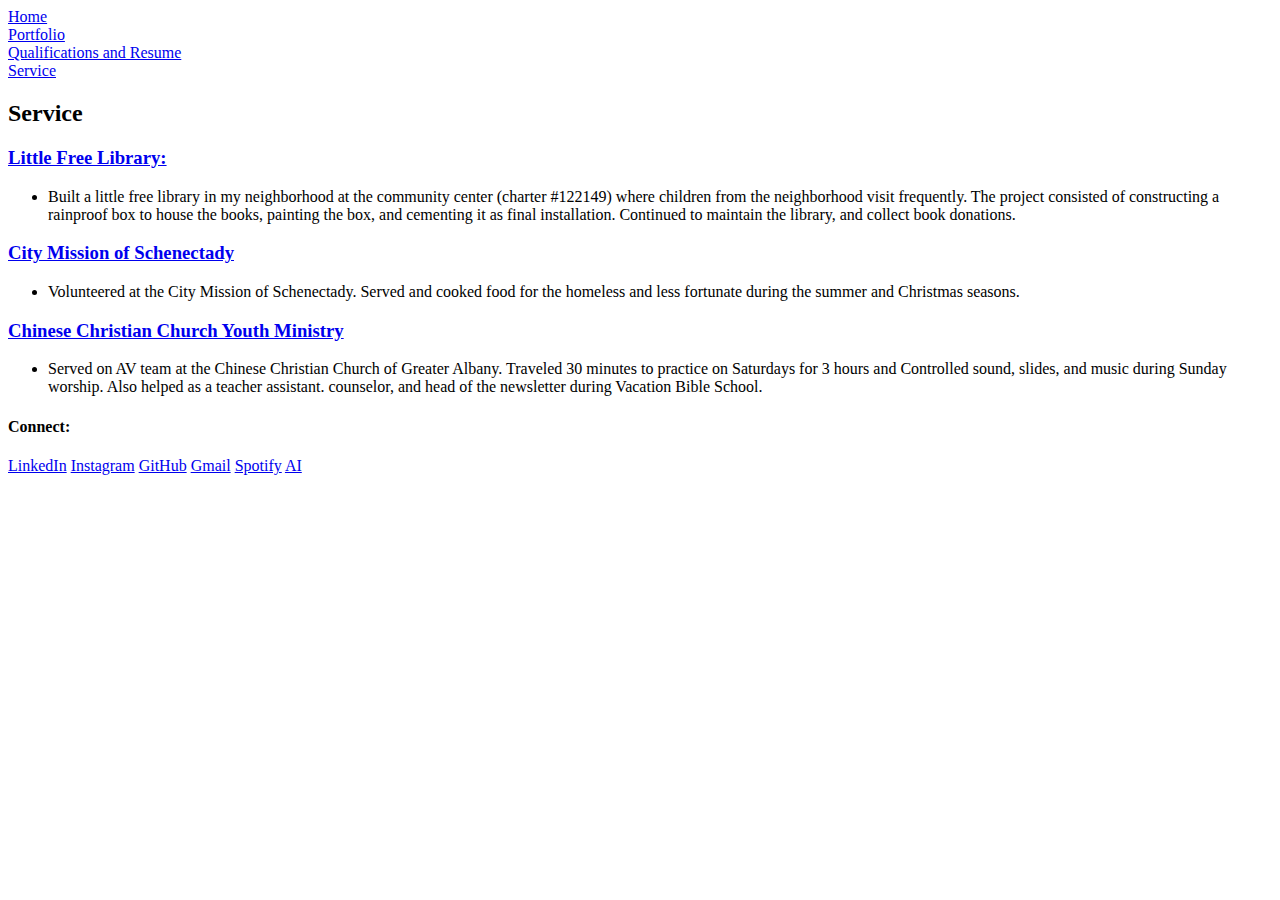
<file: Lab2-2/service_HTML.html>
<!DOCTYPE html>
<html>
<head>
</head>
<body>

<div class="navbar-wrapper">
    <div class="navbar-item">
        <a href="index_HTML.html">Home</a>
    </div>
    <div class="navbar-item">
        <a href="portfolio_HTML.html">Portfolio</a>
    </div>
    <div class="navbar-item">
        <a href="qualifications_HTML.html">Qualifications and Resume</a>
    </div>
    <div class="navbar-item">
        <a href="service_HTML.html">Service</a>
    </div>
</div>
    


<div class="left-wrapper">
    <div class="list-group">
        <h2 class="list-group-heading">Service</h2>
        <h3 class="list-group-subheading"><a href="https://littlefreelibrary.org/" target="_blank">Little Free Library:</a></h3>      
        <ul class="list-group-bullet"> <!-- need to use .child -->
            <li>Built a little free library in my neighborhood at the community center (charter #122149) where children from the neighborhood visit frequently. The project consisted of constructing a rainproof box to house the books, painting the box, and cementing it as final installation. Continued to maintain the library, and collect book donations. </li>
        </ul>

        <h3 class="list-group-subheading"><a href="https://citymission.com/" target="_blank">City Mission of Schenectady</a></h3>
        <ul class="list-group-bullet"> <!-- need to use .child -->
            <li>Volunteered at the City Mission of Schenectady. Served and cooked food for the homeless and less fortunate during the summer and Christmas seasons.</li>
        </ul>

        <h3 class="list-group-subheading"><a href="https://www.cccga.org/cn/" target="_blank">Chinese Christian Church Youth Ministry</a></h3>
        <ul class="list-group-bullet"> <!-- need to use .child -->
            <li>Served on AV team at the Chinese Christian Church of Greater Albany. Traveled 30 minutes to practice on Saturdays for 3 hours and Controlled sound, slides, and music during Sunday worship. Also helped as a teacher assistant. counselor, and head of the newsletter during Vacation Bible School.</li>
        </ul>
    </div>
    
</div>


<!-- Socials -->
<div class="bottom-social-wrapper">
    <h4>Connect: </h4>
    <a class="bottom-hyperlinks" href="https://www.instagram.com/joshuawwu/">LinkedIn</a>
    <a class="bottom-hyperlinks" href="https://www.linkedin.com/in/joshuawwu/">Instagram</a>
    <a class="bottom-hyperlinks" href="https://github.com/joshuawwu">GitHub</a>
    <a class="bottom-hyperlinks" href="mailto:joshuawu158@gmail.com">Gmail</a>
    <a class="bottom-hyperlinks" href="https://open.spotify.com/user/7yxfjkgwn5wn0ch1hruz3fcfo?si=7f4ca3391df24227">Spotify</a>
    <a class="bottom-hyperlinks" href="genai.html">AI</a>
</div>

</body>
</html>
</file>
<file: Lab2-2/styles.css>
/* NAVBAR -------------------------------------------------------------------------------------------- */
.navbar-wrapper {
    display: flex;
    justify-content: space-evenly; 
    align-items: center;
    width: 100%; 
    box-sizing: border-box; 
    /* border-top: 3px solid gray; */
    border-bottom: 2px solid lightgray;
}

.navbar-item {
    text-align: center;
    justify-content: center;
    align-items: center;
    border-right: 2px solid lightgray;
    flex: 1;
    font-size: large;
    font-weight: bold;
    font-style: normal;
    font-family: inherit;
    color: lightgray;
}

.navbar-item a {
    display:block;
    overflow:auto;
    padding: 2rem;
}

.navbar-item:hover {
    background-color: gray;
    color: white;
}

/* to not have overlapping weird borders */
.navbar-item:last-child { 
    border-right: 0;
}

/* NAVBAR -------------------------------------------------------------------------------------------- */

/* landing page */


.center-wrapper {
    justify-content: center;
    align-items: center;
    display: flex;
    flex-direction: column;
    height: 100%;
    text-align: center;
    margin-top: auto;
    margin-bottom: auto;
}

.rowcenter {
    justify-content: space-evenly;
    /* align-items: center; */
    display: flex;
    flex-direction: row;
    /* height: 100%; */
    text-align: center;
}

.rowcenterS {
    justify-content: space-evenly;
    /* align-items: center; */
    display: flex;
    flex-direction: row;
    /* height: 100%; */
    text-align: center;
}

.rowitem {
    text-align: left;
    /* justify-self: center; */
    display: flex;
    flex-direction: column;
    width: 42.5%;
    margin: 3rem;
    height: auto;
}

.rowitemS {
    text-align: left;
    display: flex;
    flex-direction: column;
    width: 50%;
    margin: .25rem;
}

.rowitemI {
    display: flex;
    flex-direction: column;
    width: 55%;
    margin: .5rem;
}

.typewriter {
    margin-bottom: .5rem;
    letter-spacing: .05em;
    position: relative;
    display: inline-block; 
    overflow: hidden; 
    border-right: .125em solid lightgray; 
    white-space: nowrap; 
    animation: 
        typing 3s steps(45, end),
        blink-caret .65s step-end infinite;
}

/* typing effects */
@keyframes typing {
    from { max-width: 0; } 
    to { max-width: 100%; } 
}

@keyframes blink-caret {
    from, to { border-color: transparent; }
    50% { border-color: lightgray; }
}


.center-info-subtext {
    margin: 8px;
}

.bottom-social-wrapper {
    display: flex;
    flex-direction: row;
    align-self: flex-end;
    width: 100%;
    justify-content: space-evenly;
    margin-top: auto;
    color: lightgray;
    border-top: 3px solid gray;
    padding: 2rem;
}

.bottom-hyperlinks {
    text-decoration: underline;
}

/* portfolio */
.left-wrapper {
    justify-content: left;
    display: flex;
    flex-direction: column;
    height: 100%;
    text-align: left;
    margin: 2rem;
}

.center {
    align-self: center;
}

/* lists */
.list-group {
    margin: 2rem;
}

.list-group-heading {
    font-style: italic;
}

.list-group-subheading {
    margin-left: 1rem;
    margin-top: .5rem;
}

.list-group-bullet {
    margin-top: .25rem;
}

.list-group-bullet * {
    margin-top: .75rem;
}

.pdesc {
    font-style: italic;
}

/* Resume */
.resume {
    height: 100%;
    width: 100%;
    object-fit: contain;
}

/* standard */
body {
    margin: 0;
    display: flex;
    flex-direction: column;
    padding: 0;
    background-color: black;
    font-family: system-ui, -apple-system, BlinkMacSystemFont, 'Segoe UI', Roboto, Oxygen, Ubuntu, Cantarell, 'Open Sans', 'Helvetica Neue', sans-serif;
    height: 100vh;
    color: lightgray;
}

a {
    /* text-decoration: none; */
    color: inherit;
    margin: 0px;
}

a:hover {
    color: orange;
}

h1 {
    color: inherit;
    font-family: inherit;
    font-size: 6rem;
}

h2 {
    color: inherit;
    font-size: 2rem;
    margin: 0;
}

h3 {
    color: inherit;
    font-size: 1.5rem;
    margin: 0;
}

h4 {
    color: inherit;
    font-family: inherit;
    margin: 0px;
    font-size: 1.15rem;
}

ul {
    color: inherit;
    margin: 0px;
}
</file>
